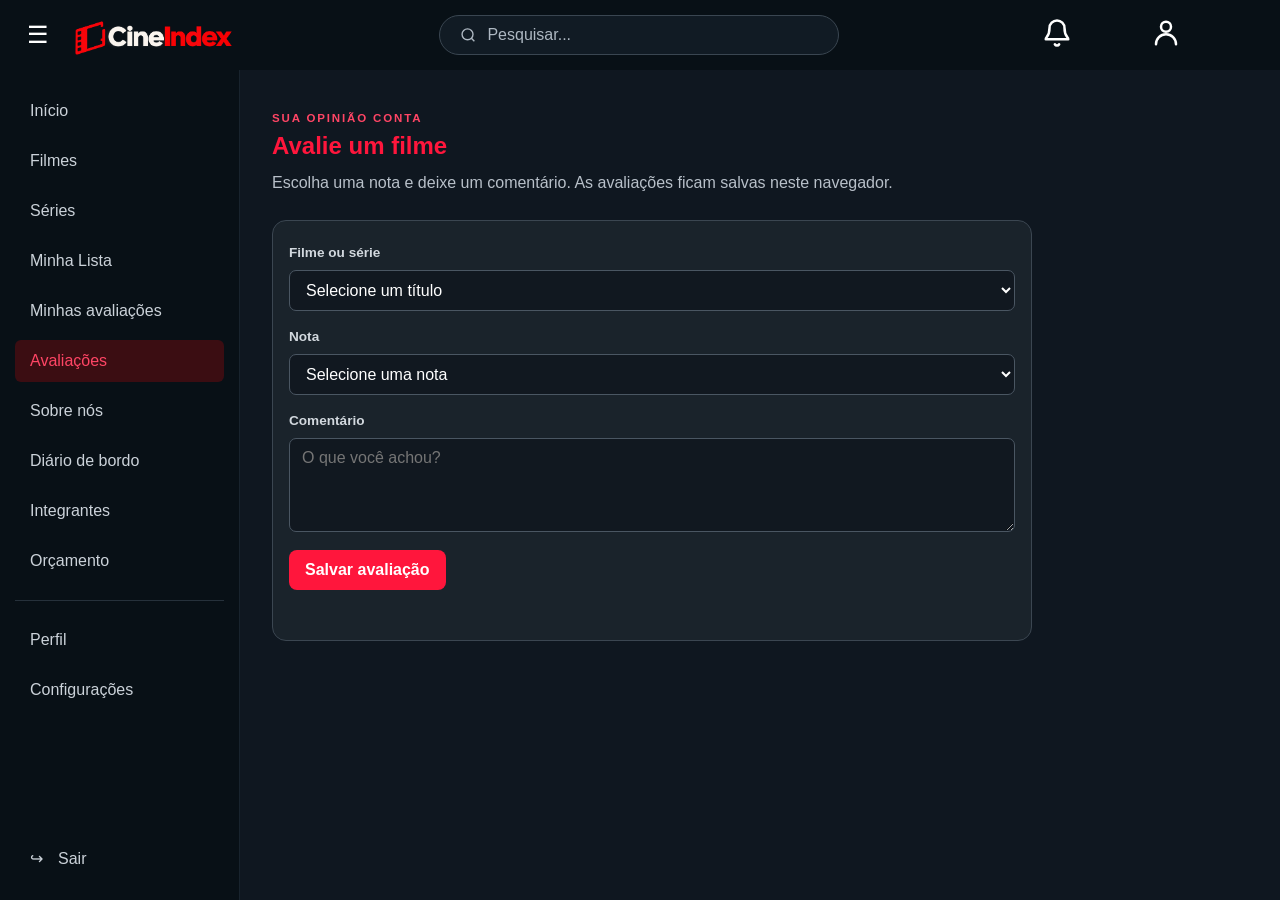
<file: HTML/avalie.html>
<!DOCTYPE html>
<html lang="pt-BR">

<head>
    <meta charset="UTF-8">
    <meta name="viewport" content="width=device-width, initial-scale=1.0">
    <title>Avalie um filme | CineIndex</title>
    <script src="../JS/button.js" defer></script>
    <script src="../JS/avaliacoes.js" defer></script>
    <link rel="stylesheet" href="../CSS/avalie.css">
    <link rel="preconnect" href="https://fonts.googleapis.com">
    <link rel="preconnect" href="https://fonts.gstatic.com" crossorigin>
    <link href="https://fonts.googleapis.com/css2?family=Inter:wght@400;500;600;700&display=swap" rel="stylesheet">
</head>

<body>
    <header class="header">
        <table width="100%" border="0">
            <tr>
                <td width="25%">
                    <div class="logo-area">
                        <input type="checkbox" id="menu-toggle" checked>
                        <label for="menu-toggle" class="menu-toggle-label" aria-label="Alternar menu lateral">☰</label>
                        <a href="index.html"><img src="../IMG/logocineindex.png" alt="Logo CineIndex" width="200"></a>
                    </div>
                </td>
                <td align="left" width="50%">
                    <div class="pesquisa">
                        <label class="search-label" aria-label="Pesquisar">
                            <span class="material-symbols-outlined" aria-hidden="true"></span>
                        </label>
                        <svg width="18" height="18" viewBox="0 0 24 24" fill="none" stroke="currentColor"
                            stroke-width="2">
                            <circle cx="11" cy="11" r="8"></circle>
                            <line x1="21" y1="21" x2="16.65" y2="16.65"></line>
                        </svg>
                        <input type="text" id="searchinput" class="searchinput" placeholder="Pesquisar..."
                            aria-label="Pesquisar filmes e conteúdo">
                    </div>
                </td>
                <td width="10%" align="right">
                    <svg class="icone-notificacao" width="30" height="30" viewBox="0 0 24 24" fill="none"
                        stroke="currentColor" stroke-width="2" stroke-linecap="round" stroke-linejoin="round">

                        <path d="M18 8a6 6 0 0 0-12 0
                            c0 7-3 7-3 9h18
                            c0-2-3-2-3-9"></path>

                        <path d="M13.73 21
                            a2 2 0 0 1-3.46 0"></path>
                    </svg>
                </td>
                <td width="15%" align="center" class="icone-usuario">
                    <svg width="30" height="30" viewBox="0 0 24 24" fill="none" stroke="currentColor" stroke-width="2"
                        stroke-linecap="round" stroke-linejoin="round">

                        <path d="M20 21a8 8 0 0 0-16 0"></path>
                        <circle cx="12" cy="7" r="4"></circle>

                    </svg>
                </td>
            </tr>
        </table>
    </header>
    <aside class="sidebar">

        <nav class="menu" aria-label="Navegação principal">
            <a href="index.html" class="menu-item"><span>Início</span></a>
            <a href="index.html#filmes" class="menu-item"><span>Filmes</span></a>
            <a href="index.html#series" class="menu-item"><span>Séries</span></a>
            <a href="lista.html" class="menu-item"><span>Minha Lista</span></a>
            <a href="minhas-avaliacoes.html" class="menu-item"><span>Minhas avaliações</span></a>
            <a href="avalie.html" class="menu-item ativo" aria-current="page"><span>Avaliações</span></a>
            <a href="sobre-nos.html" class="menu-item"><span>Sobre nós</span></a>
            <a href="diario.html" class="menu-item"><span>Diário de bordo</span></a>
            <a href="integrantes.html" class="menu-item"><span>Integrantes</span></a>
            <a href="orcamento.html" class="menu-item"><span>Orçamento</span></a>
            <hr>
            <a href="perfil.html" class="menu-item"><span>Perfil</span></a>
            <a href="config.html" class="menu-item"><span>Configurações</span></a>
        </nav>

        <a href="login.html" class="menu-item sair">
            ↪
            <span>Sair</span>
        </a>

    </aside>
    <main class="reviews-page">
        <section class="reviews-heading">
            <p class="catalogo-etiqueta">SUA OPINIÃO CONTA</p>
            <h1>Avalie um filme</h1>
            <p>Escolha uma nota e deixe um comentário. As avaliações ficam salvas neste navegador.</p>
        </section>
        <form id="review-form" class="review-form">
            <label for="review-movie">Filme ou série</label>
            <select id="review-movie" name="movie" required>
                <option value="">Selecione um título</option>
                <option>Cara-de-Barro</option>
                <option>Lupim</option>
                <option>Jogos Vorazes: Amanhecer na Colheita</option>
                <option>VisionQuest</option>
                <option>Homem-Aranha: Um Novo Dia</option>
                <option>Obsessão</option>
                <option>Resident Evil</option>
                <option>A Odisseia</option>
                <option>Clube da Luta</option>
                <option>Interestelar</option>
                <option>Breaking Bad</option>
                <option>Stranger Things</option>
                <option>The Last of Us</option>
                <option>Sobrenatural</option>
                <option>The Office</option>
                <option>Homem-Aranha: Através do Aranhaverso</option>
                <option>Coraline e o Mundo Secreto</option>
                <option>Rango</option>
                <option>Tá Dando Onda</option>
                <option>Solo Leveling</option>
                <option>Invocação do Mal</option>
                <option>Corra!</option>
                <option>Um Lugar Silencioso</option>
                <option>A Hora do Mal</option>
                <option>Pecadores</option>
                <option>Matrix</option>
                <option>Blade Runner 2049</option>
                <option>Perdido em Marte</option>
                <option>Avatar</option>
                <option>De Volta para o Futuro</option>
            </select>

            <label for="review-rating">Nota</label>
            <select id="review-rating" name="rating" required>
                <option value="">Selecione uma nota</option>
                <option value="5">5 — Excelente</option>
                <option value="4">4 — Muito bom</option>
                <option value="3">3 — Bom</option>
                <option value="2">2 — Regular</option>
                <option value="1">1 — Não gostei</option>
            </select>

            <label for="review-comment">Comentário</label>
            <textarea id="review-comment" name="comment" rows="4" maxlength="500"
                placeholder="O que você achou?"></textarea>

            <button type="submit">Salvar avaliação</button>
            <p id="review-status" class="review-status" role="status" aria-live="polite"></p>
        </form>
    </main>
</body>

</html>
</file>
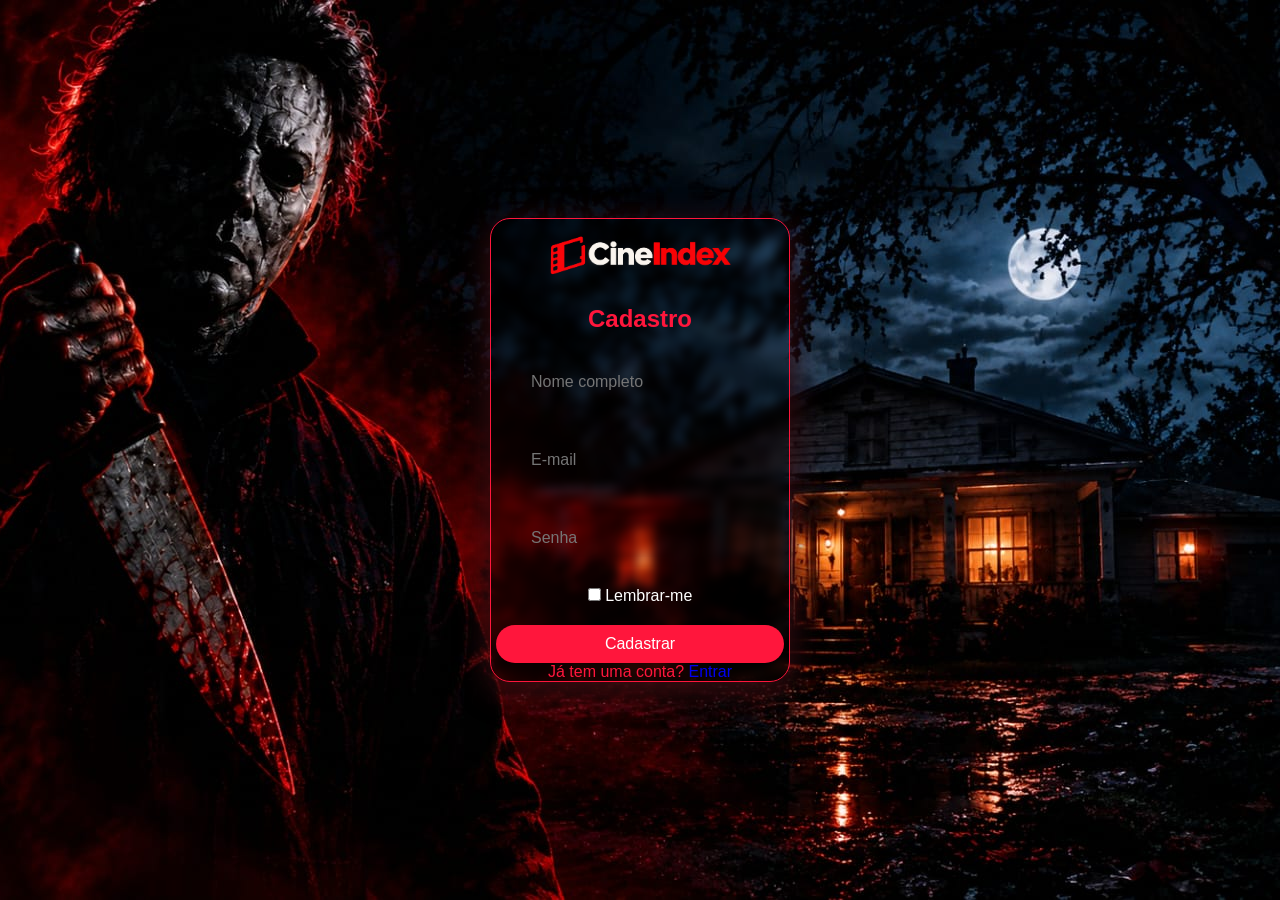
<file: HTML/cadastro.html>
<!DOCTYPE html>
<html lang="pt-BR">

<head>
    <meta charset="UTF-8">
    <meta name="viewport" content="width=device-width, initial-scale=1.0">

    <title>Cadastro | CineIndex</title>
    <script src="../JS/button.js" defer></script>
    <link rel="stylesheet" href="../CSS/cadastro.css">
    <link rel="preconnect" href="https://fonts.googleapis.com">
    <link rel="preconnect" href="https://fonts.gstatic.com" crossorigin>
    <link href="https://fonts.googleapis.com/css2?family=Inter:wght@400;500;600;700&display=swap" rel="stylesheet">
</head>

<body>
    <style>
        body {
            background: url('../IMG/imagemfundo.jpeg') no-repeat center center fixed;
            background-size: cover;
        }
    </style>
    <div class="moldura">
        <div class="cadastro-card">
            <img src="../IMG/logocineindex.png" alt="Logo CineIndex" width="200" class="logo-cadastro">
            <h2 class="titulo-cadastro">Cadastro</h2>

            <form id="form-cadastro">
                <div class="input-box">
                    <span class="icon" aria-hidden="true"></span>
                    <input type="text" name="nome" placeholder="Nome completo" autocomplete="name" required>

                </div>
                <div class="input-box">
                    <span class="icon" aria-hidden="true"></span>
                    <input type="email" name="email" placeholder="E-mail" autocomplete="email" required>

                </div>
                <div class="input-box">
                    <span class="icon" aria-hidden="true"></span>
                    <input type="password" name="senha" placeholder="Senha" autocomplete="new-password" minlength="6"
                        required>

                </div>
                <div class="options">
                    <label>
                        <input type="checkbox"> Lembrar-me
                    </label>
                </div>
                <div class="link">
                    <button type="submit" class="btn">Cadastrar</button>

                    <p class="">Já tem uma conta? <a href="login.html">Entrar</a></p>
                </div>
            </form>

        </div>

    </div>
</body>

</html>
</file>
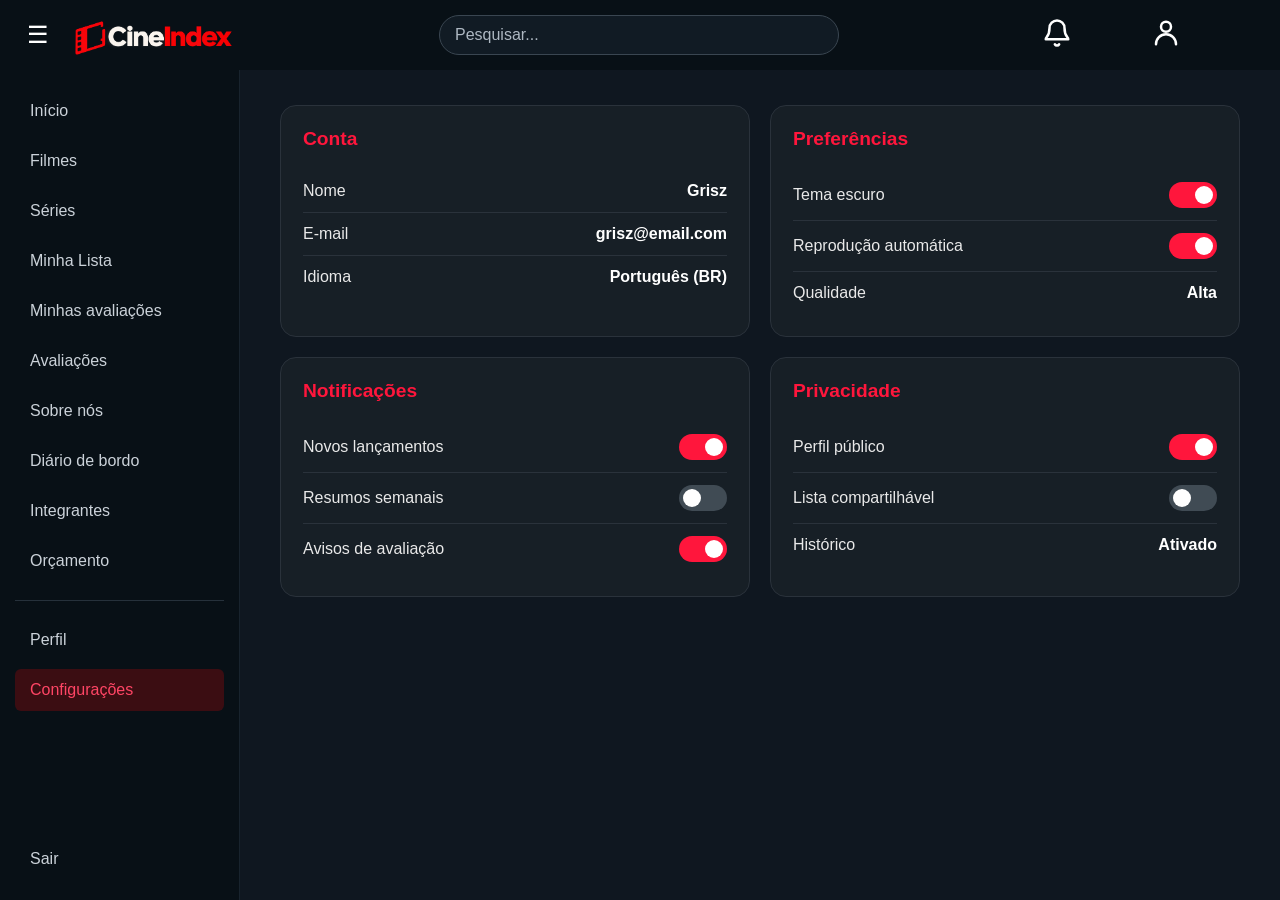
<file: HTML/config.html>
<!DOCTYPE html>
<html lang="pt-BR">

<head>
    <meta charset="UTF-8">
    <meta name="viewport" content="width=device-width, initial-scale=1.0">
    <title>Configurações | CineIndex</title>
    <script src="../JS/button.js" defer></script>
    <link rel="stylesheet" href="../CSS/config.css">
    <link rel="preconnect" href="https://fonts.googleapis.com">
    <link rel="preconnect" href="https://fonts.gstatic.com" crossorigin>
    <link href="https://fonts.googleapis.com/css2?family=Inter:wght@400;500;600;700&display=swap" rel="stylesheet">
</head>

<body>
    <header class="header">
        <table width="100%" border="0">
            <tr>
                <td width="25%">
                    <div class="logo-area">
                        <input type="checkbox" id="menu-toggle" checked>
                        <label for="menu-toggle" class="menu-toggle-label" aria-label="Alternar menu lateral">☰</label>
                        <a href="index.html"><img src="../IMG/logocineindex.png" alt="Logo CineIndex" width="200"></a>
                    </div>
                </td>
                <td width="50%">
                    <div class="pesquisa">
                        <input type="text" class="searchinput" placeholder="Pesquisar..." aria-label="Pesquisar">
                    </div>
                </td>
                <td width="10%" align="right">
                    <svg class="icone-notificacao" width="30" height="30" viewBox="0 0 24 24" fill="none"
                        stroke="currentColor" stroke-width="2" stroke-linecap="round" stroke-linejoin="round"
                        aria-label="Notificações">
                        <path d="M18 8a6 6 0 0 0-12 0c0 7-3 7-3 9h18c0-2-3-2-3-9"></path>
                        <path d="M13.73 21a2 2 0 0 1-3.46 0"></path>
                    </svg>
                </td>
                <td width="15%" align="center" class="icone-usuario">
                    <a href="perfil.html" aria-label="Abrir perfil">
                        <svg width="30" height="30" viewBox="0 0 24 24" fill="none" stroke="currentColor"
                            stroke-width="2" stroke-linecap="round" stroke-linejoin="round">
                            <path d="M20 21a8 8 0 0 0-16 0"></path>
                            <circle cx="12" cy="7" r="4"></circle>
                        </svg>
                    </a>
                </td>
            </tr>
        </table>
    </header>
    <div class="config-page">
        <aside class="config-sidebar sidebar">
            <nav class="config-menu menu" aria-label="Navegação principal">
                <a href="index.html" class="menu-item">Início</a>
                <a href="index.html#filmes" class="menu-item">Filmes</a>
                <a href="index.html#series" class="menu-item">Séries</a>
                <a href="lista.html" class="menu-item">Minha Lista</a>
                <a href="minhas-avaliacoes.html" class="menu-item">Minhas avaliações</a>
                <a href="avalie.html" class="menu-item">Avaliações</a>
                <a href="sobre-nos.html" class="menu-item">Sobre nós</a>
                <a href="diario.html" class="menu-item">Diário de bordo</a>
                <a href="integrantes.html" class="menu-item">Integrantes</a>
                <a href="orcamento.html" class="menu-item">Orçamento</a>
                <hr>
                <a href="perfil.html" class="menu-item">Perfil</a>
                <a href="config.html" class="menu-item ativo" aria-current="page">Configurações</a>
            </nav>
            <a class="menu-item sair" href="login.html">Sair</a>
        </aside>

        <main class="config-main">

            <section class="config-grid">
                <div class="config-card">
                    <h2>Conta</h2>

                    <div class="config-item">
                        <span>Nome</span>
                        <strong>Grisz</strong>
                    </div>
                    <div class="config-item">
                        <span>E-mail</span>
                        <strong>grisz@email.com</strong>
                    </div>
                    <div class="config-item">
                        <span>Idioma</span>
                        <strong>Português (BR)</strong>
                    </div>
                </div>

                <div class="config-card">
                    <h2>Preferências</h2>

                    <div class="config-item">
                        <span>Tema escuro</span>
                        <label class="switch">
                            <input type="checkbox" id="theme-toggle" aria-label="Tema escuro" checked>
                            <span class="slider"></span>
                        </label>
                    </div>
                    <div class="config-item">
                        <span>Reprodução automática</span>
                        <label class="switch">
                            <input type="checkbox" checked>
                            <span class="slider"></span>
                        </label>
                    </div>
                    <div class="config-item">
                        <span>Qualidade</span>
                        <strong>Alta</strong>
                    </div>
                </div>

                <div class="config-card">
                    <h2>Notificações</h2>

                    <div class="config-item">
                        <span>Novos lançamentos</span>
                        <label class="switch">
                            <input type="checkbox" checked>
                            <span class="slider"></span>
                        </label>
                    </div>
                    <div class="config-item">
                        <span>Resumos semanais</span>
                        <label class="switch">
                            <input type="checkbox">
                            <span class="slider"></span>
                        </label>
                    </div>
                    <div class="config-item">
                        <span>Avisos de avaliação</span>
                        <label class="switch">
                            <input type="checkbox" checked>
                            <span class="slider"></span>
                        </label>
                    </div>
                </div>

                <div class="config-card">
                    <h2>Privacidade</h2>

                    <div class="config-item">
                        <span>Perfil público</span>
                        <label class="switch">
                            <input type="checkbox" checked>
                            <span class="slider"></span>
                        </label>
                    </div>
                    <div class="config-item">
                        <span>Lista compartilhável</span>
                        <label class="switch">
                            <input type="checkbox">
                            <span class="slider"></span>
                        </label>
                    </div>
                    <div class="config-item">
                        <span>Histórico</span>
                        <strong>Ativado</strong>
                    </div>
                </div>
            </section>
        </main>
    </div>
</body>

</html>
</file>
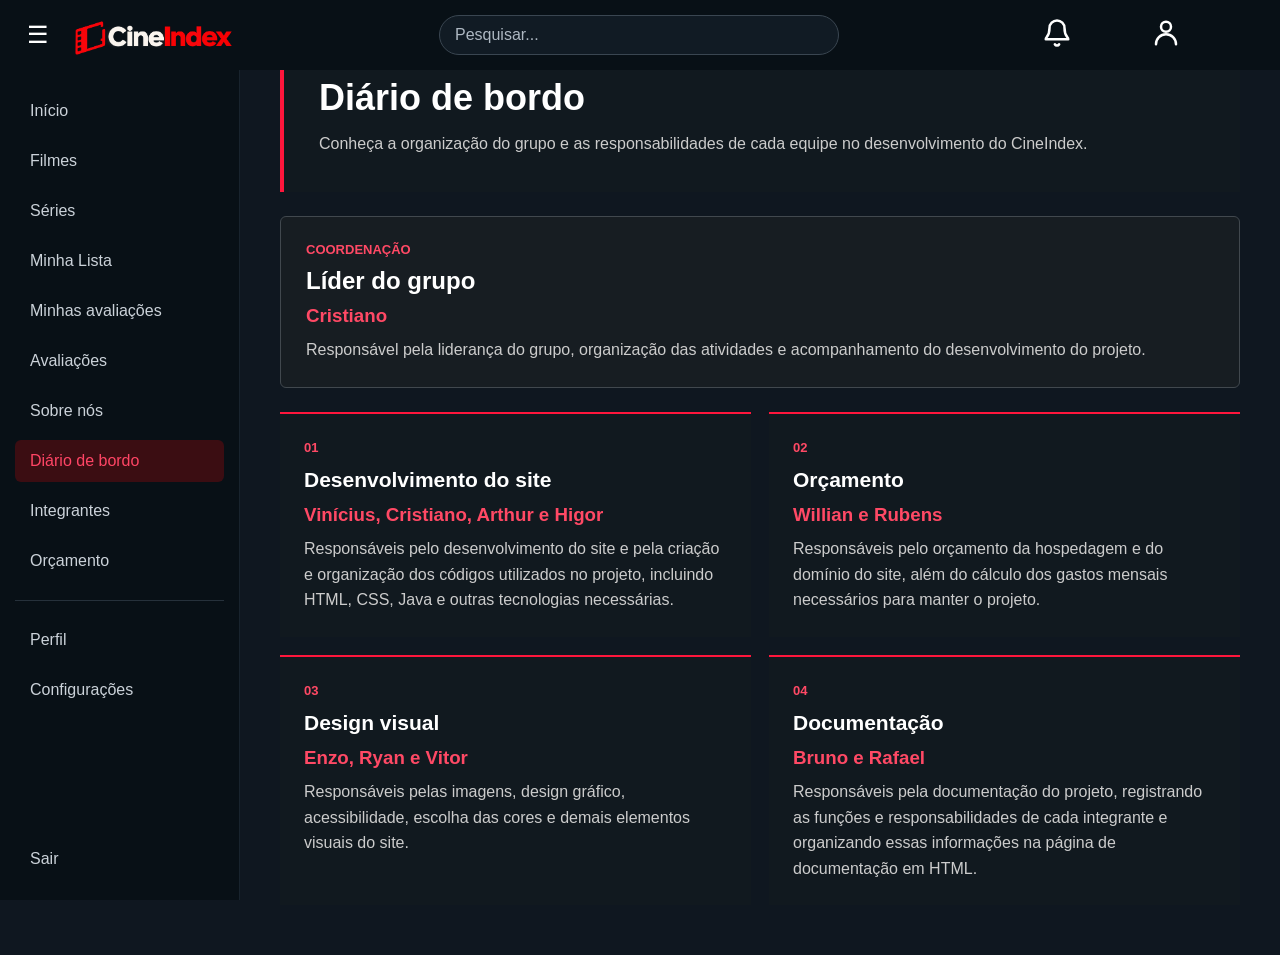
<file: HTML/diario.html>
<!DOCTYPE html>
<html lang="pt-BR">

<head>
    <meta charset="UTF-8">
    <meta name="viewport" content="width=device-width, initial-scale=1.0">
    <title>Diário de bordo | CineIndex</title>
    <script src="../JS/button.js" defer></script>
    <link rel="stylesheet" href="../CSS/diario.css">
    <link rel="preconnect" href="https://fonts.googleapis.com">
    <link rel="preconnect" href="https://fonts.gstatic.com" crossorigin>
    <link href="https://fonts.googleapis.com/css2?family=Inter:wght@400;500;600;700&display=swap" rel="stylesheet">
</head>

<body class="diario-layout">
    <header class="header">
        <table width="100%" border="0">
            <tr>
                <td width="25%">
                    <div class="logo-area">
                        <input type="checkbox" id="menu-toggle" checked>
                        <label for="menu-toggle" class="menu-toggle-label" aria-label="Alternar menu lateral">☰</label>
                        <a href="index.html"><img src="../IMG/logocineindex.png" alt="CineIndex" width="200"></a>
                    </div>
                </td>
                <td width="50%">
                    <div class="pesquisa">
                        <input type="text" class="searchinput" placeholder="Pesquisar..." aria-label="Pesquisar">
                    </div>
                </td>
                <td width="10%" align="right">
                    <svg class="icone-notificacao" width="30" height="30" viewBox="0 0 24 24" fill="none"
                        stroke="currentColor" stroke-width="2" stroke-linecap="round" stroke-linejoin="round"
                        aria-label="Notificações">
                        <path d="M18 8a6 6 0 0 0-12 0c0 7-3 7-3 9h18c0-2-3-2-3-9"></path>
                        <path d="M13.73 21a2 2 0 0 1-3.46 0"></path>
                    </svg>
                </td>
                <td width="15%" align="center" class="icone-usuario">
                    <a href="perfil.html" aria-label="Abrir perfil">
                        <svg width="30" height="30" viewBox="0 0 24 24" fill="none" stroke="currentColor"
                            stroke-width="2" stroke-linecap="round" stroke-linejoin="round">
                            <path d="M20 21a8 8 0 0 0-16 0"></path>
                            <circle cx="12" cy="7" r="4"></circle>
                        </svg>
                    </a>
                </td>
            </tr>
        </table>
    </header>

    <aside class="sidebar">
        <nav class="menu" aria-label="Navegação principal">
            <a href="index.html" class="menu-item"><span>Início</span></a>
            <a href="index.html#filmes" class="menu-item"><span>Filmes</span></a>
            <a href="index.html#series" class="menu-item"><span>Séries</span></a>
            <a href="lista.html" class="menu-item"><span>Minha Lista</span></a>
            <a href="minhas-avaliacoes.html" class="menu-item"><span>Minhas avaliações</span></a>
            <a href="avalie.html" class="menu-item"><span>Avaliações</span></a>
            <a href="sobre-nos.html" class="menu-item"><span>Sobre nós</span></a>
            <a href="diario.html" class="menu-item ativo" aria-current="page"><span>Diário de bordo</span></a>
            <a href="integrantes.html" class="menu-item"><span>Integrantes</span></a>
            <a href="orcamento.html" class="menu-item"><span>Orçamento</span></a>
            <hr>
            <a href="perfil.html" class="menu-item"><span>Perfil</span></a>
            <a href="config.html" class="menu-item"><span>Configurações</span></a>
        </nav>
        <a href="login.html" class="menu-item sair"><span>Sair</span></a>
    </aside>

    <main class="diario-main">
        <section class="diario-cabecalho">
            <p class="diario-etiqueta">CINEINDEX / PROJETO</p>
            <h1>Diário de bordo</h1>
            <p>Conheça a organização do grupo e as responsabilidades de cada equipe no desenvolvimento do CineIndex.</p>
        </section>

        <section class="diario-lider">
            <p class="diario-etiqueta">COORDENAÇÃO</p>
            <h2>Líder do grupo</h2>
            <h3>Cristiano</h3>
            <p>Responsável pela liderança do grupo, organização das atividades e acompanhamento do desenvolvimento do
                projeto.</p>
        </section>

        <section class="diario-equipes" aria-label="Equipes do projeto">
            <article class="diario-equipe">
                <span class="diario-numero">01</span>
                <h2>Desenvolvimento do site</h2>
                <h3>Vinícius, Cristiano, Arthur e Higor</h3>
                <p>Responsáveis pelo desenvolvimento do site e pela criação e organização dos códigos utilizados no
                    projeto, incluindo HTML, CSS, Java e outras tecnologias necessárias.</p>
            </article>
            <article class="diario-equipe">
                <span class="diario-numero">02</span>
                <h2>Orçamento</h2>
                <h3>Willian e Rubens</h3>
                <p>Responsáveis pelo orçamento da hospedagem e do domínio do site, além do cálculo dos gastos mensais
                    necessários para manter o projeto.</p>
            </article>
            <article class="diario-equipe">
                <span class="diario-numero">03</span>
                <h2>Design visual</h2>
                <h3>Enzo, Ryan e Vitor</h3>
                <p>Responsáveis pelas imagens, design gráfico, acessibilidade, escolha das cores e demais elementos
                    visuais do site.</p>
            </article>
            <article class="diario-equipe">
                <span class="diario-numero">04</span>
                <h2>Documentação</h2>
                <h3>Bruno e Rafael</h3>
                <p>Responsáveis pela documentação do projeto, registrando as funções e responsabilidades de cada
                    integrante e organizando essas informações na página de documentação em HTML.</p>
            </article>
        </section>
    </main>
</body>

</html>
</file>
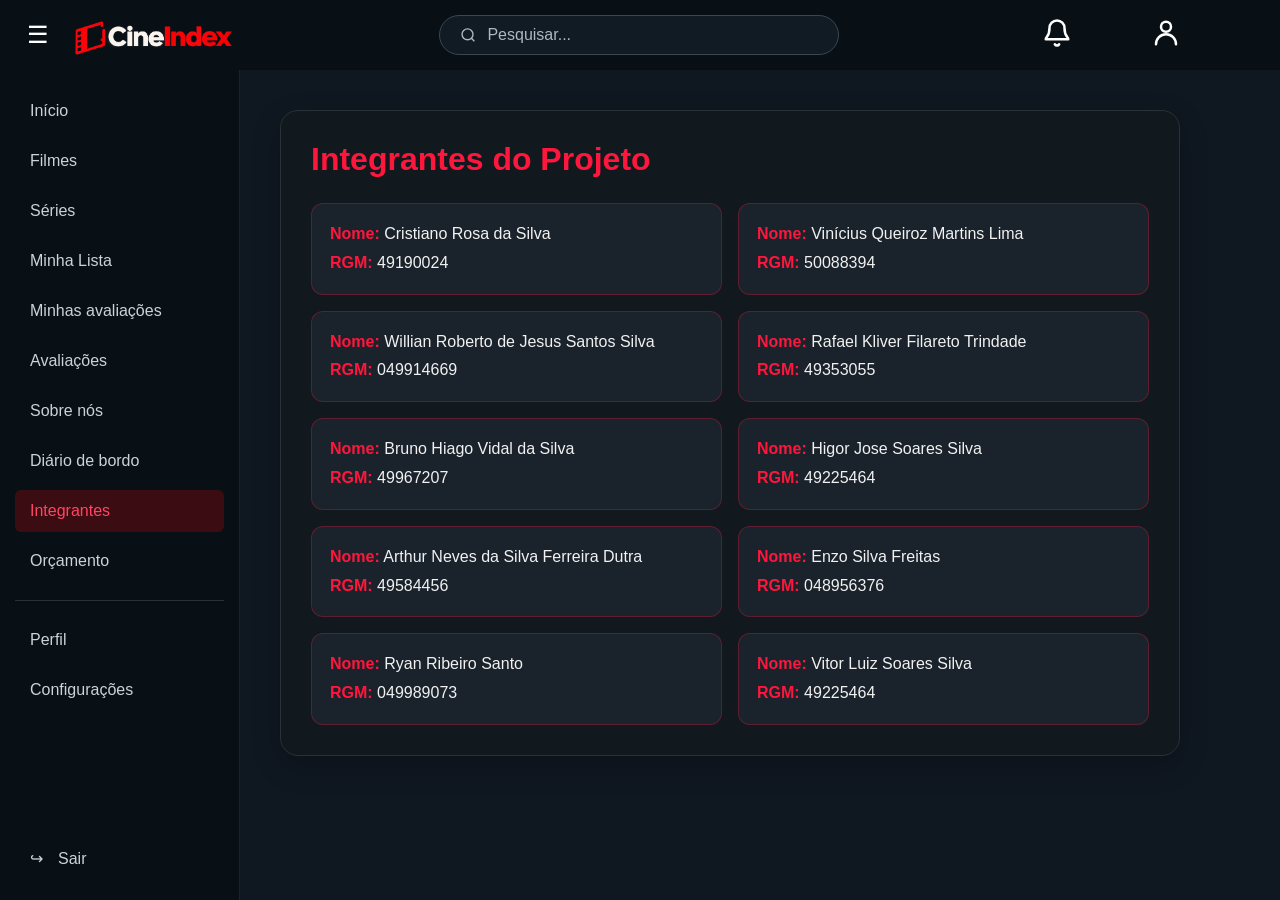
<file: HTML/integrantes.html>
<!DOCTYPE html>
<html lang="pt-BR">

<head>
    <meta charset="UTF-8">
    <meta name="viewport" content="width=device-width, initial-scale=1.0">
    <title>Integrantes | CineIndex</title>
    <script src="../JS/button.js" defer></script>
    <link rel="stylesheet" href="../CSS/integrantes.css">
    <link rel="preconnect" href="https://fonts.googleapis.com">
    <link rel="preconnect" href="https://fonts.gstatic.com" crossorigin>
    <link href="https://fonts.googleapis.com/css2?family=Inter:wght@400;500;600;700&display=swap" rel="stylesheet">
</head>

<body>
    <header class="header">
        <table width="100%" border="0">
            <tr>
                <td width="25%">
                    <div class="logo-area">
                        <input type="checkbox" id="menu-toggle" checked>
                        <label for="menu-toggle" class="menu-toggle-label" aria-label="Alternar menu lateral">☰</label>
                        <a href="index.html"><img src="../IMG/logocineindex.png" alt="Logo CineIndex" width="200"></a>
                    </div>
                </td>
                <td align="left" width="50%">
                    <div class="pesquisa">
                        <label class="search-label" aria-label="Pesquisar">
                            <span class="material-symbols-outlined" aria-hidden="true"></span>
                        </label>
                        <svg width="18" height="18" viewBox="0 0 24 24" fill="none" stroke="currentColor"
                            stroke-width="2">
                            <circle cx="11" cy="11" r="8"></circle>
                            <line x1="21" y1="21" x2="16.65" y2="16.65"></line>
                        </svg>
                        <input type="text" id="searchinput" class="searchinput" placeholder="Pesquisar..."
                            aria-label="Pesquisar filmes e conteúdo">
                    </div>
                </td>
                <td width="10%" align="right">
                    <svg class="icone-notificacao" width="30" height="30" viewBox="0 0 24 24" fill="none"
                        stroke="currentColor" stroke-width="2" stroke-linecap="round" stroke-linejoin="round">

                        <path d="M18 8a6 6 0 0 0-12 0
                            c0 7-3 7-3 9h18
                            c0-2-3-2-3-9"></path>

                        <path d="M13.73 21
                            a2 2 0 0 1-3.46 0"></path>
                    </svg>
                </td>
                <td width="15%" align="center" class="icone-usuario">
                    <svg width="30" height="30" viewBox="0 0 24 24" fill="none" stroke="currentColor" stroke-width="2"
                        stroke-linecap="round" stroke-linejoin="round">

                        <path d="M20 21a8 8 0 0 0-16 0"></path>
                        <circle cx="12" cy="7" r="4"></circle>

                    </svg>
                </td>
            </tr>
        </table>
    </header>
    <aside class="sidebar">

        <nav class="menu" aria-label="Navegação principal">
            <a href="index.html" class="menu-item"><span>Início</span></a>
            <a href="index.html#filmes" class="menu-item"><span>Filmes</span></a>
            <a href="index.html#series" class="menu-item"><span>Séries</span></a>
            <a href="lista.html" class="menu-item"><span>Minha Lista</span></a>
            <a href="minhas-avaliacoes.html" class="menu-item"><span>Minhas avaliações</span></a>
            <a href="avalie.html" class="menu-item"><span>Avaliações</span></a>
            <a href="sobre-nos.html" class="menu-item"><span>Sobre nós</span></a>
            <a href="diario.html" class="menu-item"><span>Diário de bordo</span></a>
            <a href="integrantes.html" class="menu-item ativo" aria-current="page"><span>Integrantes</span></a>
            <a href="orcamento.html" class="menu-item"><span>Orçamento</span></a>
            <hr>
            <a href="perfil.html" class="menu-item"><span>Perfil</span></a>
            <a href="config.html" class="menu-item"><span>Configurações</span></a>
        </nav>

        <a href="login.html" class="menu-item sair">
            ↪
            <span>Sair</span>
        </a>

    </aside>
    <main class="integrantes-page">
        <div class="integrantes-container">
            <h1>Integrantes do Projeto</h1>
            <ul class="integrantes-lista">
                <li><strong>Nome:</strong> Cristiano Rosa da Silva<br><strong>RGM:</strong> 49190024</li>
                <li><strong>Nome:</strong> Vinícius Queiroz Martins Lima<br><strong>RGM:</strong> 50088394</li>
                <li><strong>Nome:</strong> Willian Roberto de Jesus Santos Silva<br><strong>RGM:</strong> 049914669</li>
                <li><strong>Nome:</strong> Rafael Kliver Filareto Trindade<br><strong>RGM:</strong> 49353055</li>
                <li><strong>Nome:</strong> Bruno Hiago Vidal da Silva<br><strong>RGM:</strong> 49967207</li>
                <li><strong>Nome:</strong> Higor Jose Soares Silva<br><strong>RGM:</strong> 49225464</li>
                <li><strong>Nome:</strong> Arthur Neves da Silva Ferreira Dutra<br><strong>RGM:</strong> 49584456</li>
                <li><strong>Nome:</strong> Enzo Silva Freitas<br><strong>RGM:</strong> 048956376</li>
                <li><strong>Nome:</strong> Ryan Ribeiro Santo<br><strong>RGM:</strong> 049989073</li>
                <li><strong>Nome:</strong> Vitor Luiz Soares Silva<br><strong>RGM:</strong> 49225464</li>
            </ul>
        </div>
    </main>
</body>

</html>
</file>
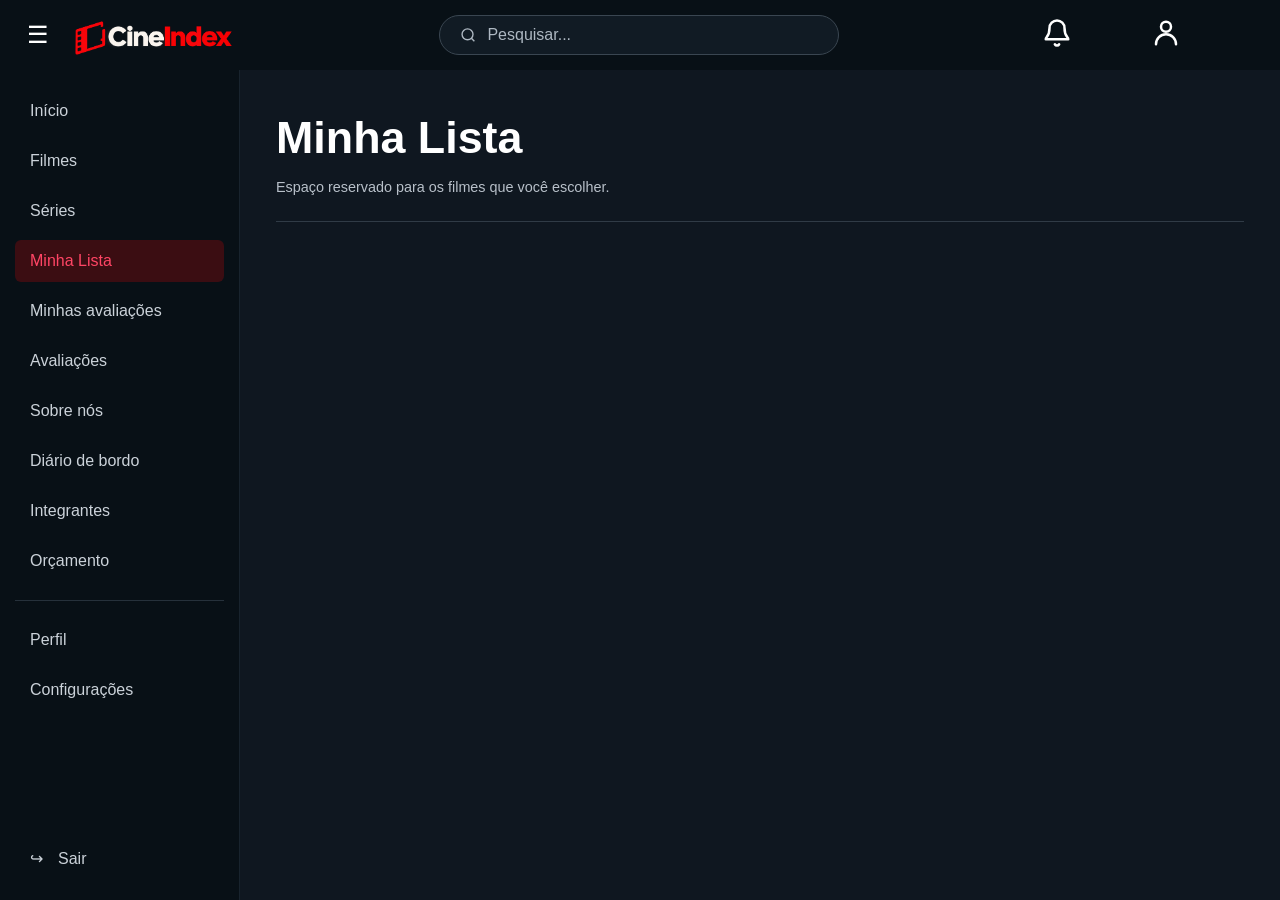
<file: HTML/lista.html>
<!DOCTYPE html>
<html lang="pt-BR">

<head>
    <script src="../JS/button.js" defer></script>
    <meta charset="UTF-8">
    <meta name="viewport" content="width=device-width, initial-scale=1.0">
    <title>Minha Lista | CineIndex</title>
    <link rel="stylesheet" href="../CSS/lista.css">
    <link rel="preconnect" href="https://fonts.googleapis.com">
    <link rel="preconnect" href="https://fonts.gstatic.com" crossorigin>
    <link href="https://fonts.googleapis.com/css2?family=Inter:wght@400;500;600;700&display=swap" rel="stylesheet">
</head>

<body>
    <header class="header">
        <table width="100%" border="0">
            <tr>
                <td width="25%">
                    <div class="logo-area">
                        <input type="checkbox" id="menu-toggle" checked>
                        <label for="menu-toggle" class="menu-toggle-label" aria-label="Alternar menu lateral">☰</label>
                        <a href="index.html"><img src="../IMG/logocineindex.png" alt="Logo CineIndex" width="200"></a>
                    </div>
                </td>
                <td align="left" width="50%">
                    <div class="pesquisa">
                        <label class="search-label" aria-label="Pesquisar">
                            <span class="material-symbols-outlined" aria-hidden="true"></span>
                        </label>
                        <svg width="18" height="18" viewBox="0 0 24 24" fill="none" stroke="currentColor"
                            stroke-width="2">
                            <circle cx="11" cy="11" r="8"></circle>
                            <line x1="21" y1="21" x2="16.65" y2="16.65"></line>
                        </svg>
                        <input type="text" id="searchinput" class="searchinput" placeholder="Pesquisar..."
                            aria-label="Pesquisar filmes e conteúdo">
                    </div>
                </td>
                <td width="10%" align="right">
                    <svg class="icone-notificacao" width="30" height="30" viewBox="0 0 24 24" fill="none"
                        stroke="currentColor" stroke-width="2" stroke-linecap="round" stroke-linejoin="round">

                        <path d="M18 8a6 6 0 0 0-12 0
                            c0 7-3 7-3 9h18
                            c0-2-3-2-3-9"></path>

                        <path d="M13.73 21
                            a2 2 0 0 1-3.46 0"></path>
                    </svg>
                </td>
                <td width="15%" align="center" class="icone-usuario">
                    <svg width="30" height="30" viewBox="0 0 24 24" fill="none" stroke="currentColor" stroke-width="2"
                        stroke-linecap="round" stroke-linejoin="round">

                        <path d="M20 21a8 8 0 0 0-16 0"></path>
                        <circle cx="12" cy="7" r="4"></circle>

                    </svg>
                </td>
            </tr>
        </table>
    </header>
    <aside class="sidebar">

        <nav class="menu" aria-label="Navegação principal">
            <a href="index.html" class="menu-item"><span>Início</span></a>
            <a href="index.html#filmes" class="menu-item"><span>Filmes</span></a>
            <a href="index.html#series" class="menu-item"><span>Séries</span></a>
            <a href="lista.html" class="menu-item ativo" aria-current="page"><span>Minha Lista</span></a>
            <a href="minhas-avaliacoes.html" class="menu-item"><span>Minhas avaliações</span></a>
            <a href="avalie.html" class="menu-item"><span>Avaliações</span></a>
            <a href="sobre-nos.html" class="menu-item"><span>Sobre nós</span></a>
            <a href="diario.html" class="menu-item"><span>Diário de bordo</span></a>
            <a href="integrantes.html" class="menu-item"><span>Integrantes</span></a>
            <a href="orcamento.html" class="menu-item"><span>Orçamento</span></a>
            <hr>
            <a href="perfil.html" class="menu-item"><span>Perfil</span></a>
            <a href="config.html" class="menu-item"><span>Configurações</span></a>
        </nav>

        <a href="login.html" class="menu-item sair">
            ↪
            <span>Sair</span>
        </a>

    </aside>

    <main class="lista-page">
        <div class="lista-header">
            <div>
                <h1>Minha Lista</h1>
                <p class="lista-intro">Espaço reservado para os filmes que você escolher.</p>
            </div>
        </div>


    </main>
</body>

</html>
</file>
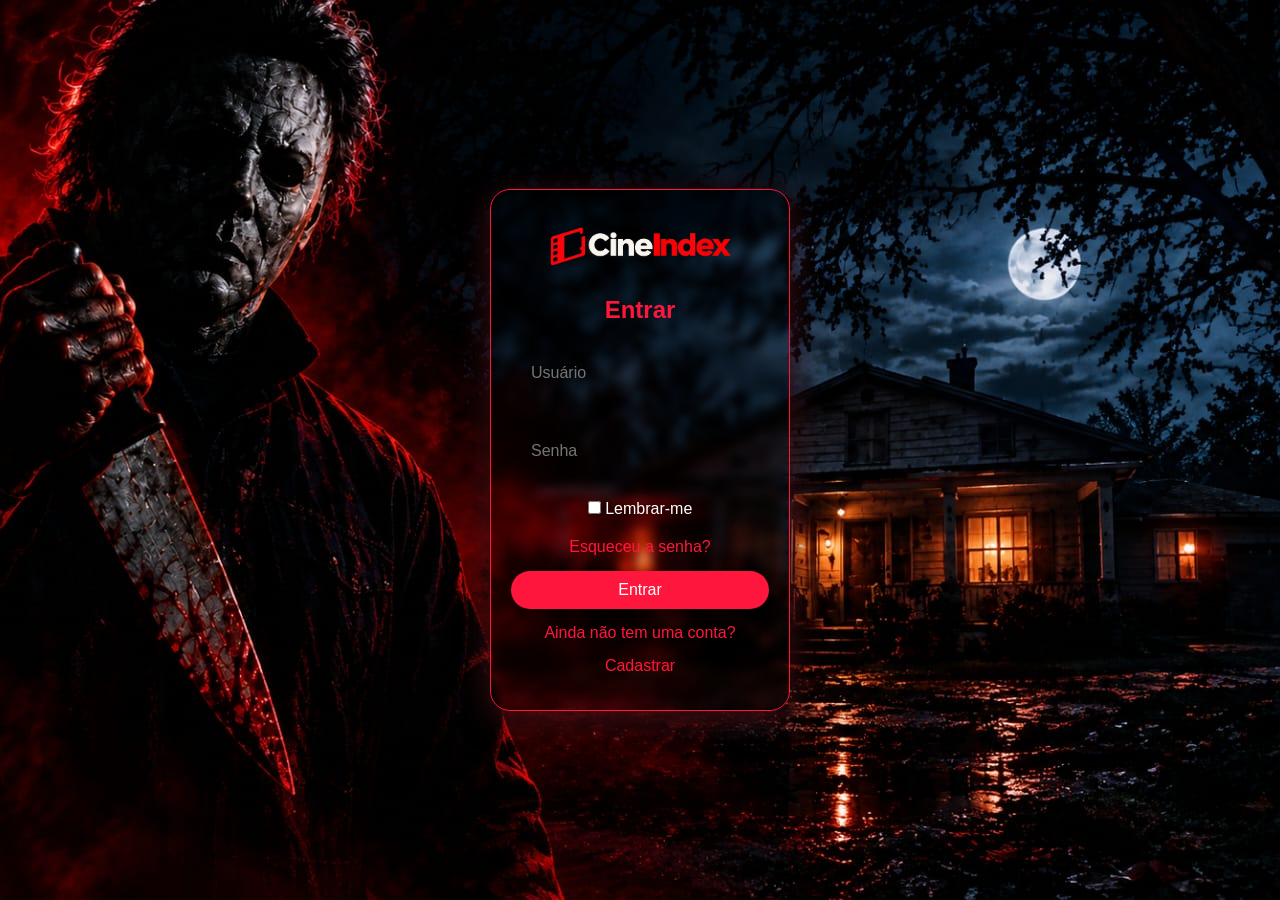
<file: HTML/login.html>
<!DOCTYPE html>
<html lang="pt-BR">

<head>
    <meta charset="UTF-8">
    <meta name="viewport" content="width=device-width, initial-scale=1.0">

    <title>Entrar | CineIndex</title>
    <script src="../JS/button.js" defer></script>
    <link rel="stylesheet" href="../CSS/login.css">
    <link rel="preconnect" href="https://fonts.googleapis.com">
    <link rel="preconnect" href="https://fonts.gstatic.com" crossorigin>
    <link href="https://fonts.googleapis.com/css2?family=Inter:wght@400;500;600;700&display=swap" rel="stylesheet">
</head>

<body>
    <style>
        body {
            background: url('../IMG/imagemfundo.jpeg') no-repeat center center fixed;
            background-size: cover;
        }
    </style>
    <div class="moldura">
        <div class="cadastro-card">
            <img src="../IMG/logocineindex.png" alt="Logo CineIndex" width="200" class="logo-cadastro">
            <h2 class="titulo-cadastro">Entrar</h2>

            <form id="form-login" action="index.html" method="GET">
                <div class="input-box">
                    <span class="icon" aria-hidden="true"></span>
                    <input type="text" name="usuario" placeholder="Usuário" autocomplete="username" required>
                </div>
                <div class="input-box">
                    <span class="icon" aria-hidden="true"></span>
                    <input type="password" name="senha" placeholder="Senha" autocomplete="current-password" required>
                </div>
                <div class="options">
                    <label>
                        <input type="checkbox"> Lembrar-me
                    </label>
                </div>
                <div class="link">
                    <a href="#"
                        onclick="alert('A recuperação de senha ainda não está disponível.'); return false;">Esqueceu a
                        senha?</a>

                    <button type="submit" class="btn">Entrar </button>

                    <p class="">Ainda não tem uma conta? <a href="cadastro.html">Cadastrar</a></p>
                </div>
            </form>

        </div>

    </div>

</body>

</html>
</file>
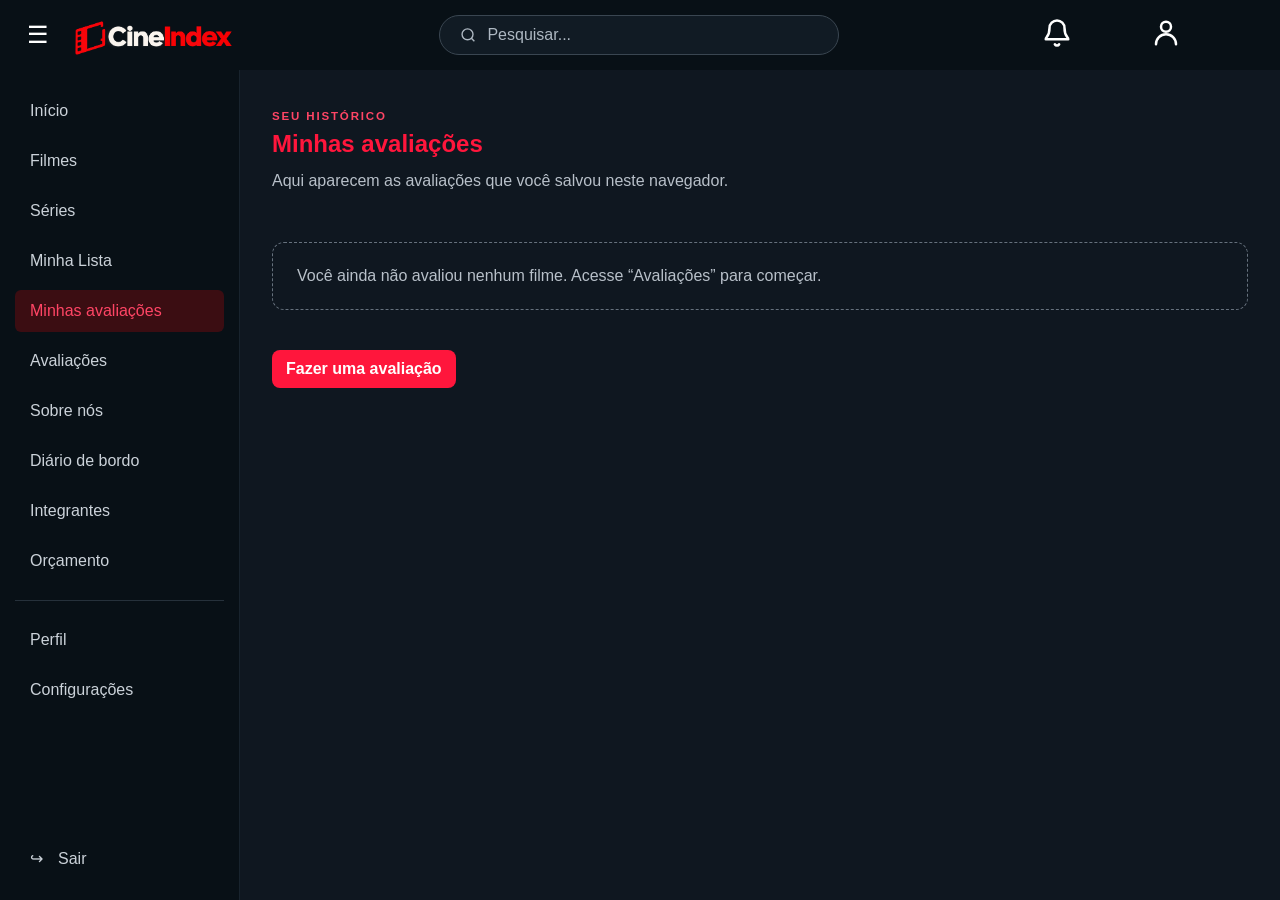
<file: HTML/minhas-avaliacoes.html>
<!DOCTYPE html>
<html lang="pt-BR">

<head>
    <meta charset="UTF-8">
    <meta name="viewport" content="width=device-width, initial-scale=1.0">
    <title>Minhas avaliações | CineIndex</title>
    <script src="../JS/button.js" defer></script>
    <script src="../JS/avaliacoes.js" defer></script>
    <link rel="stylesheet" href="../CSS/minhas-avaliacoes.css">
    <link rel="preconnect" href="https://fonts.googleapis.com">
    <link rel="preconnect" href="https://fonts.gstatic.com" crossorigin>
    <link href="https://fonts.googleapis.com/css2?family=Inter:wght@400;500;600;700&display=swap" rel="stylesheet">
</head>

<body>
    <header class="header">
        <table width="100%" border="0">
            <tr>
                <td width="25%">
                    <div class="logo-area">
                        <input type="checkbox" id="menu-toggle" checked>
                        <label for="menu-toggle" class="menu-toggle-label" aria-label="Alternar menu lateral">☰</label>
                        <a href="index.html"><img src="../IMG/logocineindex.png" alt="Logo CineIndex" width="200"></a>
                    </div>
                </td>
                <td align="left" width="50%">
                    <div class="pesquisa">
                        <label class="search-label" aria-label="Pesquisar">
                            <span class="material-symbols-outlined" aria-hidden="true"></span>
                        </label>
                        <svg width="18" height="18" viewBox="0 0 24 24" fill="none" stroke="currentColor"
                            stroke-width="2">
                            <circle cx="11" cy="11" r="8"></circle>
                            <line x1="21" y1="21" x2="16.65" y2="16.65"></line>
                        </svg>
                        <input type="text" id="searchinput" class="searchinput" placeholder="Pesquisar..."
                            aria-label="Pesquisar filmes e conteúdo">
                    </div>
                </td>
                <td width="10%" align="right">
                    <svg class="icone-notificacao" width="30" height="30" viewBox="0 0 24 24" fill="none"
                        stroke="currentColor" stroke-width="2" stroke-linecap="round" stroke-linejoin="round">

                        <path d="M18 8a6 6 0 0 0-12 0
                            c0 7-3 7-3 9h18
                            c0-2-3-2-3-9"></path>

                        <path d="M13.73 21
                            a2 2 0 0 1-3.46 0"></path>
                    </svg>
                </td>
                <td width="15%" align="center" class="icone-usuario">
                    <svg width="30" height="30" viewBox="0 0 24 24" fill="none" stroke="currentColor" stroke-width="2"
                        stroke-linecap="round" stroke-linejoin="round">

                        <path d="M20 21a8 8 0 0 0-16 0"></path>
                        <circle cx="12" cy="7" r="4"></circle>

                    </svg>
                </td>
            </tr>
        </table>
    </header>
    <aside class="sidebar">

        <nav class="menu" aria-label="Navegação principal">
            <a href="index.html" class="menu-item"><span>Início</span></a>
            <a href="index.html#filmes" class="menu-item"><span>Filmes</span></a>
            <a href="index.html#series" class="menu-item"><span>Séries</span></a>
            <a href="lista.html" class="menu-item"><span>Minha Lista</span></a>
            <a href="minhas-avaliacoes.html" class="menu-item ativo" aria-current="page"><span>Minhas avaliações</span></a>
            <a href="avalie.html" class="menu-item"><span>Avaliações</span></a>
            <a href="sobre-nos.html" class="menu-item"><span>Sobre nós</span></a>
            <a href="diario.html" class="menu-item"><span>Diário de bordo</span></a>
            <a href="integrantes.html" class="menu-item"><span>Integrantes</span></a>
            <a href="orcamento.html" class="menu-item"><span>Orçamento</span></a>
            <hr>
            <a href="perfil.html" class="menu-item"><span>Perfil</span></a>
            <a href="config.html" class="menu-item"><span>Configurações</span></a>
        </nav>

        <a href="login.html" class="menu-item sair">
            ↪
            <span>Sair</span>
        </a>

    </aside>
    <main class="reviews-page">
        <section class="reviews-heading">
            <p class="catalogo-etiqueta">SEU HISTÓRICO</p>
            <h1>Minhas avaliações</h1>
            <p>Aqui aparecem as avaliações que você salvou neste navegador.</p>
        </section>
        <section id="saved-reviews" class="saved-reviews" aria-live="polite"></section>
        <p id="reviews-empty" class="empty-state">Você ainda não avaliou nenhum filme. Acesse “Avaliações” para começar.
        </p>
        <p><a class="review-link" href="avalie.html">Fazer uma avaliação</a></p>
    </main>
</body>
</file>
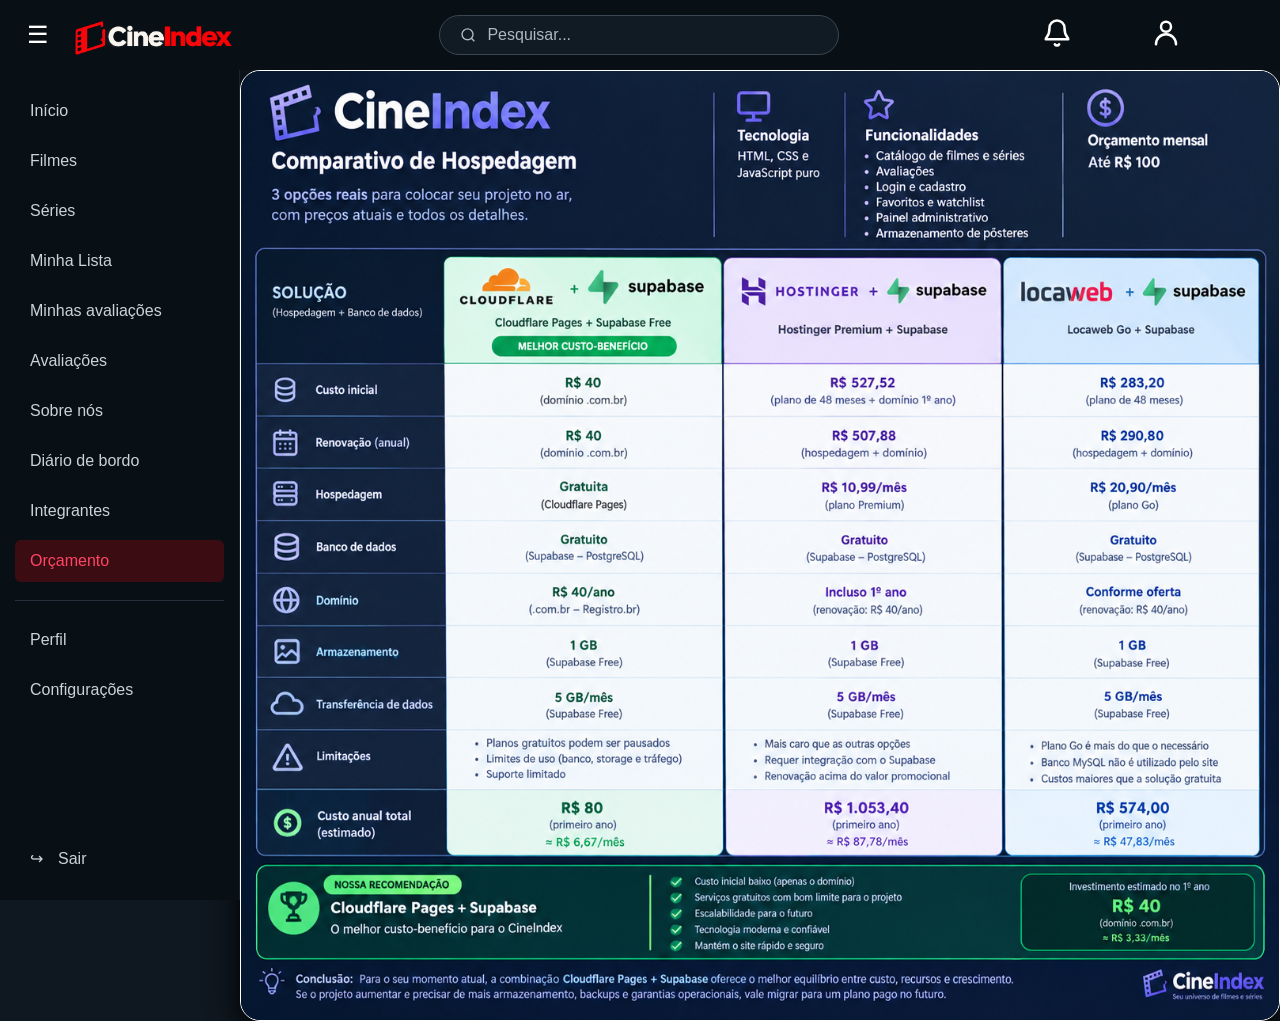
<file: HTML/orcamento.html>
<!DOCTYPE html>
<html lang="pt-BR">

<head>
    <meta charset="UTF-8">
    <meta name="viewport" content="width=device-width, initial-scale=1.0">
    <title>Orçamento do projeto | CineIndex</title>
    <script src="../JS/button.js" defer></script>
    <link rel="stylesheet" href="../CSS/orcamento.css">
    <link rel="preconnect" href="https://fonts.googleapis.com">
    <link rel="preconnect" href="https://fonts.gstatic.com" crossorigin>
    <link href="https://fonts.googleapis.com/css2?family=Inter:wght@400;500;600;700&display=swap" rel="stylesheet">
</head>

<body>
    <header class="header">
        <table width="100%" border="0">
            <tr>
                <td width="25%">
                    <div class="logo-area">
                        <input type="checkbox" id="menu-toggle" checked>
                        <label for="menu-toggle" class="menu-toggle-label" aria-label="Alternar menu lateral">☰</label>
                        <a href="index.html"><img src="../IMG/logocineindex.png" alt="Logo CineIndex" width="200"></a>
                    </div>
                </td>
                <td align="left" width="50%">
                    <div class="pesquisa">
                        <label class="search-label" aria-label="Pesquisar">
                            <span class="material-symbols-outlined" aria-hidden="true"></span>
                        </label>
                        <svg width="18" height="18" viewBox="0 0 24 24" fill="none" stroke="currentColor"
                            stroke-width="2">
                            <circle cx="11" cy="11" r="8"></circle>
                            <line x1="21" y1="21" x2="16.65" y2="16.65"></line>
                        </svg>
                        <input type="text" id="searchinput" class="searchinput" placeholder="Pesquisar..."
                            aria-label="Pesquisar filmes e conteúdo">
                    </div>
                </td>
                <td width="10%" align="right">
                    <svg class="icone-notificacao" width="30" height="30" viewBox="0 0 24 24" fill="none"
                        stroke="currentColor" stroke-width="2" stroke-linecap="round" stroke-linejoin="round">

                        <path d="M18 8a6 6 0 0 0-12 0
                            c0 7-3 7-3 9h18
                            c0-2-3-2-3-9"></path>

                        <path d="M13.73 21
                            a2 2 0 0 1-3.46 0"></path>
                    </svg>
                </td>
                <td width="15%" align="center" class="icone-usuario">
                    <svg width="30" height="30" viewBox="0 0 24 24" fill="none" stroke="currentColor" stroke-width="2"
                        stroke-linecap="round" stroke-linejoin="round">

                        <path d="M20 21a8 8 0 0 0-16 0"></path>
                        <circle cx="12" cy="7" r="4"></circle>

                    </svg>
                </td>
            </tr>
        </table>
    </header>
    <aside class="sidebar">

        <nav class="menu" aria-label="Navegação principal">
            <a href="index.html" class="menu-item"><span>Início</span></a>
            <a href="index.html#filmes" class="menu-item"><span>Filmes</span></a>
            <a href="index.html#series" class="menu-item"><span>Séries</span></a>
            <a href="lista.html" class="menu-item"><span>Minha Lista</span></a>
            <a href="minhas-avaliacoes.html" class="menu-item"><span>Minhas avaliações</span></a>
            <a href="avalie.html" class="menu-item"><span>Avaliações</span></a>
            <a href="sobre-nos.html" class="menu-item"><span>Sobre nós</span></a>
            <a href="diario.html" class="menu-item"><span>Diário de bordo</span></a>
            <a href="integrantes.html" class="menu-item"><span>Integrantes</span></a>
            <a href="orcamento.html" class="menu-item ativo" aria-current="page"><span>Orçamento</span></a>
            <hr>
            <a href="perfil.html" class="menu-item"><span>Perfil</span></a>
            <a href="config.html" class="menu-item"><span>Configurações</span></a>
        </nav>

        <a href="login.html" class="menu-item sair">
            ↪
            <span>Sair</span>
        </a>

    </aside>
    <main>
        <div>
            <img src="../IMG/orcamento.png" width="100%" height="100%" class="orcamento">
        </div>
    </main>
</body>
</file>
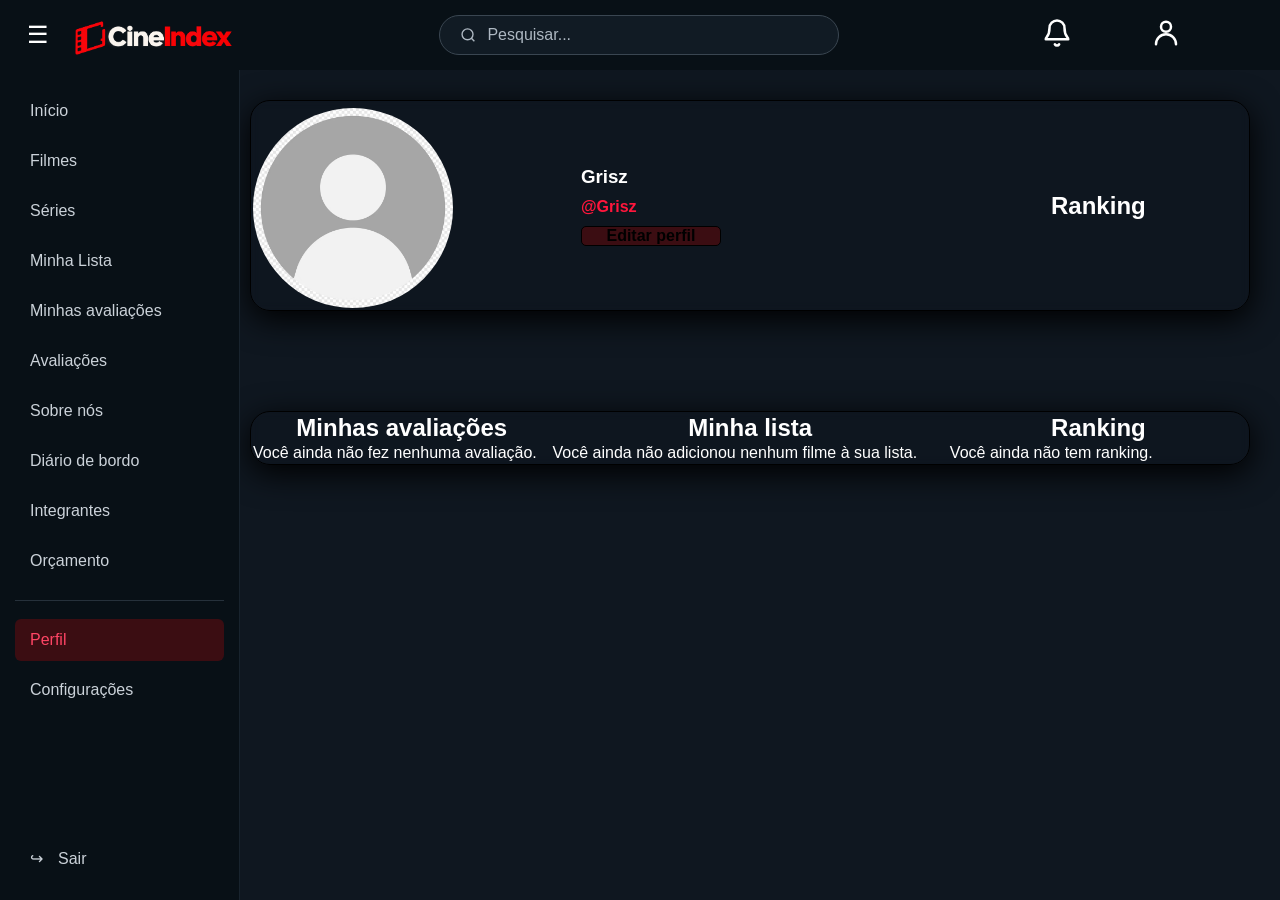
<file: HTML/perfil.html>
<!DOCTYPE html>
<html lang="pt-BR">

<head>
    <meta charset="UTF-8">
    <meta name="viewport" content="width=device-width, initial-scale=1.0">
    <title>Meu perfil | CineIndex</title>
    <script src="../JS/button.js" defer></script>
    <link rel="stylesheet" href="../CSS/perfil.css">
    <link rel="preconnect" href="https://fonts.googleapis.com">
    <link rel="preconnect" href="https://fonts.gstatic.com" crossorigin>
    <link href="https://fonts.googleapis.com/css2?family=Inter:wght@400;500;600;700&display=swap" rel="stylesheet">
</head>

<body>
    <header class="header">
        <table width="100%" border="0">
            <tr>
                <td width="25%">
                    <div class="logo-area">
                        <input type="checkbox" id="menu-toggle" checked>
                        <label for="menu-toggle" class="menu-toggle-label" aria-label="Alternar menu lateral">☰</label>
                        <a href="index.html"><img src="../IMG/logocineindex.png" alt="Logo CineIndex" width="200"></a>
                    </div>
                </td>
                <td align="left" width="50%">
                    <div class="pesquisa">
                        <label class="search-label" aria-label="Pesquisar">
                            <span class="material-symbols-outlined" aria-hidden="true"></span>
                        </label>
                        <svg width="18" height="18" viewBox="0 0 24 24" fill="none" stroke="currentColor"
                            stroke-width="2">
                            <circle cx="11" cy="11" r="8"></circle>
                            <line x1="21" y1="21" x2="16.65" y2="16.65"></line>
                        </svg>
                        <input type="text" id="searchinput" class="searchinput" placeholder="Pesquisar..."
                            aria-label="Pesquisar filmes e conteúdo">
                    </div>
                </td>
                <td width="10%" align="right">
                    <svg class="icone-notificacao" width="30" height="30" viewBox="0 0 24 24" fill="none"
                        stroke="currentColor" stroke-width="2" stroke-linecap="round" stroke-linejoin="round">

                        <path d="M18 8a6 6 0 0 0-12 0
                            c0 7-3 7-3 9h18
                            c0-2-3-2-3-9"></path>

                        <path d="M13.73 21
                            a2 2 0 0 1-3.46 0"></path>
                    </svg>
                </td>
                <td width="15%" align="center" class="icone-usuario">
                    <svg width="30" height="30" viewBox="0 0 24 24" fill="none" stroke="currentColor" stroke-width="2"
                        stroke-linecap="round" stroke-linejoin="round">

                        <path d="M20 21a8 8 0 0 0-16 0"></path>
                        <circle cx="12" cy="7" r="4"></circle>

                    </svg>
                </td>
            </tr>
        </table>
    </header>
    <aside class="sidebar">

        <nav class="menu" aria-label="Navegação principal">
            <a href="index.html" class="menu-item"><span>Início</span></a>
            <a href="index.html#filmes" class="menu-item"><span>Filmes</span></a>
            <a href="index.html#series" class="menu-item"><span>Séries</span></a>
            <a href="lista.html" class="menu-item"><span>Minha Lista</span></a>
            <a href="minhas-avaliacoes.html" class="menu-item"><span>Minhas avaliações</span></a>
            <a href="avalie.html" class="menu-item"><span>Avaliações</span></a>
            <a href="sobre-nos.html" class="menu-item"><span>Sobre nós</span></a>
            <a href="diario.html" class="menu-item"><span>Diário de bordo</span></a>
            <a href="integrantes.html" class="menu-item"><span>Integrantes</span></a>
            <a href="orcamento.html" class="menu-item"><span>Orçamento</span></a>
            <hr>
            <a href="perfil.html" class="menu-item ativo" aria-current="page"><span>Perfil</span></a>
            <a href="config.html" class="menu-item"><span>Configurações</span></a>
        </nav>

        <a href="login.html" class="menu-item sair">
            ↪
            <span>Sair</span>
        </a>

    </aside>
    <main>
        <div>
            <table width="1000px" align="center" class="perfil">
                <tr>
                    <th width="300px">
                        <img src="../IMG/usuario.png" class="foto-perfil" width="200" alt="Foto de perfil">
                    </th>
                    <th width="400px">
                        <h3 class="nome-usuario">Grisz</h3>
                        <p class="nickname">@Grisz</p>
                        <button class="editar" id="edit-profile-button" type="button">Editar perfil</button>
                    </th>
                    <th class="ranking" width="300px">
                        <h2>Ranking</h2>
                    </th>
                </tr>
            </table>
        </div>
        <table width="1000px" align="center" class="perfil">
            <tr>
                <th width="300px">
                    <h2>Minhas avaliações</h2>
                </th>
                <th width="400px">
                    <h2>Minha lista</h2>
                </th>
                <th class="ranking" width="300px">
                    <h2>Ranking</h2>
                </th>
            </tr>
            <tr>
                <td width="300px">
                    <p class="avaliacoes" id="profile-review-count">Você ainda não fez nenhuma avaliação.</p>
                </td>
                <td width="400px">
                    <p class="avaliacoes" id="profile-list-count">Você ainda não adicionou nenhum filme à sua lista.</p>
                </td>
                <td class="ranking" width="300px">
                    <p class="avaliacoes">Você ainda não tem ranking.</p>
                </td>
            </tr>
        </table>
    </main>
</body>
</file>
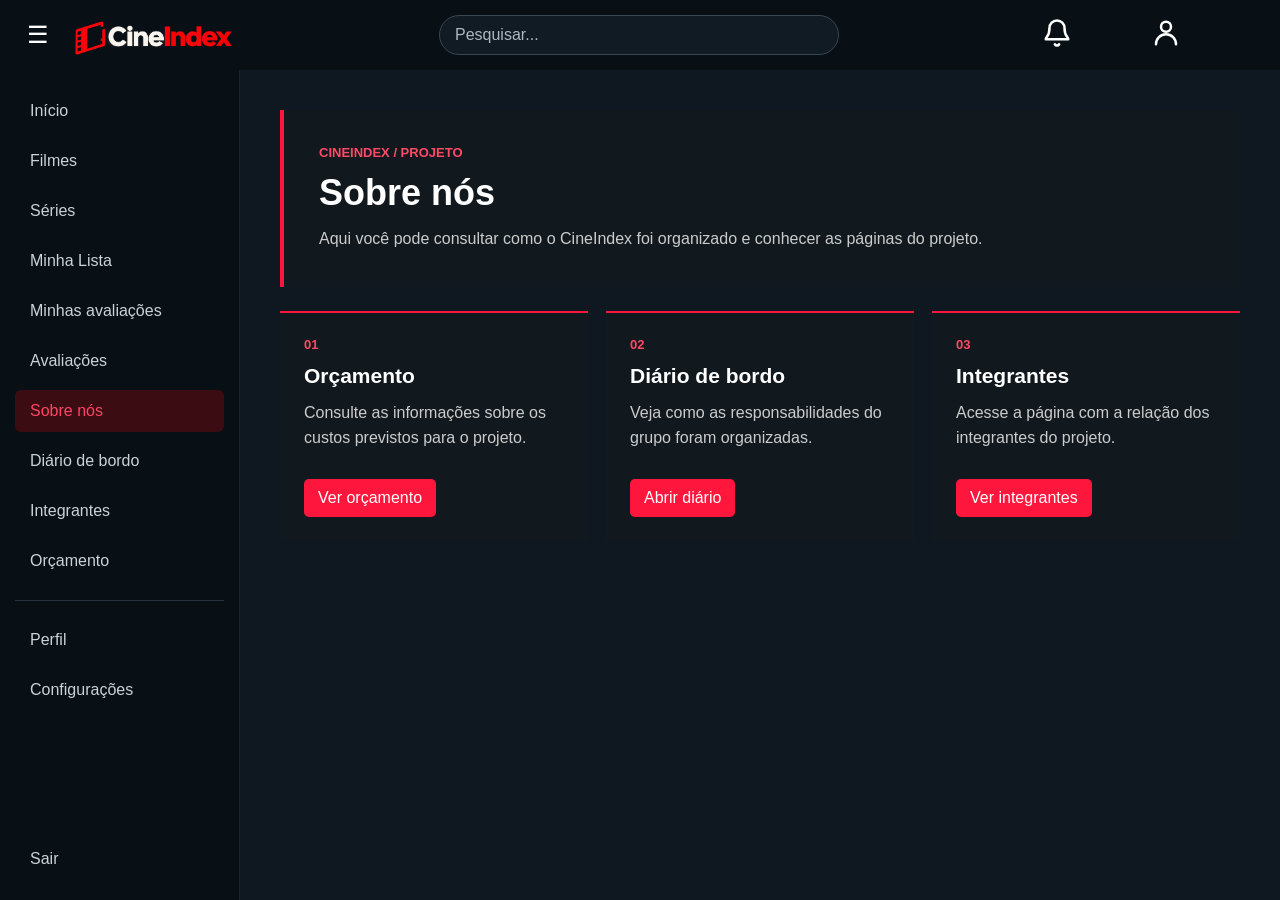
<file: HTML/sobre-nos.html>
<!DOCTYPE html>
<html lang="pt-BR">

<head>
    <meta charset="UTF-8">
    <meta name="viewport" content="width=device-width, initial-scale=1.0">
    <title>Sobre nós | CineIndex</title>
    <script src="../JS/button.js" defer></script>
    <link rel="stylesheet" href="../CSS/sobre-nos.css">
    <link rel="preconnect" href="https://fonts.googleapis.com">
    <link rel="preconnect" href="https://fonts.gstatic.com" crossorigin>
    <link href="https://fonts.googleapis.com/css2?family=Inter:wght@400;500;600;700&display=swap" rel="stylesheet">
</head>

<body class="diario-layout">
    <header class="header">
        <table width="100%" border="0">
            <tr>
                <td width="25%">
                    <div class="logo-area">
                        <input type="checkbox" id="menu-toggle" checked>
                        <label for="menu-toggle" class="menu-toggle-label" aria-label="Alternar menu lateral">☰</label>
                        <a href="index.html"><img src="../IMG/logocineindex.png" alt="CineIndex" width="200"></a>
                    </div>
                </td>
                <td width="50%">
                    <div class="pesquisa">
                        <input type="text" class="searchinput" placeholder="Pesquisar..." aria-label="Pesquisar">
                    </div>
                </td>
                <td width="10%" align="right">
                    <svg class="icone-notificacao" width="30" height="30" viewBox="0 0 24 24" fill="none"
                        stroke="currentColor" stroke-width="2" stroke-linecap="round" stroke-linejoin="round"
                        aria-label="Notificações">
                        <path d="M18 8a6 6 0 0 0-12 0c0 7-3 7-3 9h18c0-2-3-2-3-9"></path>
                        <path d="M13.73 21a2 2 0 0 1-3.46 0"></path>
                    </svg>
                </td>
                <td width="15%" align="center" class="icone-usuario">
                    <a href="perfil.html" aria-label="Abrir perfil">
                        <svg width="30" height="30" viewBox="0 0 24 24" fill="none" stroke="currentColor"
                            stroke-width="2" stroke-linecap="round" stroke-linejoin="round">
                            <path d="M20 21a8 8 0 0 0-16 0"></path>
                            <circle cx="12" cy="7" r="4"></circle>
                        </svg>
                    </a>
                </td>
            </tr>
        </table>
    </header>

    <aside class="sidebar">
        <nav class="menu" aria-label="Navegação principal">
            <a href="index.html" class="menu-item"><span>Início</span></a>
            <a href="index.html#filmes" class="menu-item"><span>Filmes</span></a>
            <a href="index.html#series" class="menu-item"><span>Séries</span></a>
            <a href="lista.html" class="menu-item"><span>Minha Lista</span></a>
            <a href="minhas-avaliacoes.html" class="menu-item"><span>Minhas avaliações</span></a>
            <a href="avalie.html" class="menu-item"><span>Avaliações</span></a>
            <a href="sobre-nos.html" class="menu-item ativo" aria-current="page"><span>Sobre nós</span></a>
            <a href="diario.html" class="menu-item"><span>Diário de bordo</span></a>
            <a href="integrantes.html" class="menu-item"><span>Integrantes</span></a>
            <a href="orcamento.html" class="menu-item"><span>Orçamento</span></a>
            <hr>
            <a href="perfil.html" class="menu-item"><span>Perfil</span></a>
            <a href="config.html" class="menu-item"><span>Configurações</span></a>
        </nav>
        <a href="login.html" class="menu-item sair"><span>Sair</span></a>
    </aside>

    <main class="diario-main">
        <section class="diario-cabecalho">
            <p class="diario-etiqueta">CINEINDEX / PROJETO</p>
            <h1>Sobre nós</h1>
            <p>Aqui você pode consultar como o CineIndex foi organizado e conhecer as páginas do projeto.</p>
        </section>

        <section class="sobre-links" aria-label="Informações do projeto">
            <article class="diario-equipe sobre-cartao">
                <span class="diario-numero">01</span>
                <h2>Orçamento</h2>
                <p>Consulte as informações sobre os custos previstos para o projeto.</p>
                <a href="orcamento.html">Ver orçamento</a>
            </article>
            <article class="diario-equipe sobre-cartao">
                <span class="diario-numero">02</span>
                <h2>Diário de bordo</h2>
                <p>Veja como as responsabilidades do grupo foram organizadas.</p>
                <a href="diario.html">Abrir diário</a>
            </article>
            <article class="diario-equipe sobre-cartao">
                <span class="diario-numero">03</span>
                <h2>Integrantes</h2>
                <p>Acesse a página com a relação dos integrantes do projeto.</p>
                <a href="integrantes.html">Ver integrantes</a>
            </article>
        </section>
    </main>
</body>

</html>
</file>
<file: CSS/avalie.css>
body {
    font-family: 'Inter', Arial, sans-serif;
}

/* CSS completo e independente da página avalie.html */
/* CSS exclusivo de avalie.html: contém os estilos gerais necessários e os estilos próprios desta página. */
body {
    margin: 0;
    font-family: Arial, Helvetica, sans-serif;
}

a {
    text-decoration: none;
}

header {
    background-color: #111111;
}

body {
    background-color: #222;
    color: white;
    font-family: Arial, Helvetica, sans-serif;
    margin: 0;
    padding: 0;
}

* {
    margin: 0;
    padding: 0;
    box-sizing: border-box;
    font-family: "roboto", sans-serif;
}

.sidebar {
    position: fixed;
    top: 0;
    left: 0;
    width: 240px;
    height: 100vh;
    background-color: #081016;
    padding: 20px 15px;
    display: flex;
    flex-direction: column;
}

header {
    height: 70px;
    width: 100%;
    position: fixed;
    top: 0;
    left: 0;
    z-index: 10;
}

.pesquisa {
    display: flex;
    align-items: center;
    border: 1px solid #ccc;
    background-color: #00000006;
    width: 400px;
    margin: 20px auto;
    border-radius: 20px;
    padding: 5px;
    color: #4b4b4b;
}

.searchinput {
    padding: 8px;
    border: none;
    background-color: transparent;
    width: 100%;
    outline: none;
}

.pesquisa label {
    height: 20px;
}

.icone-usuario,
.icone-notificacao {
    color: white;
    width: 30px;
    height: 30px;
    cursor: pointer;
}

.icone-usuario:hover,
.icone-notificacao:hover {
    color: #ff163c;
}

.icone-usuario:active,
.icone-notificacao:active {
    color: #000000;
}

main {
    margin-left: 240px;
}

.menu {
    display: flex;
    flex-direction: column;
    gap: 8px;
}

.menu-item {
    display: flex;
    align-items: center;
    gap: 15px;
    padding: 12px 15px;
    color: #ccc;
    text-decoration: none;
    border-radius: 6px;
    transition: 0.2s;
}

.menu-item:hover {
    background-color: #171d22;
    color: white;
}

.menu-item.ativo {
    background-color: #3b0d12;
    color: #ff163c;
}

.sair {
    margin-top: auto;
}

nav a {
    display: inline-block;

    margin: 0 12px;
}

@keyframes carrossel {

    0%,
    30% {
        transform: translateX(0);
    }

    33%,
    63% {
        transform: translateX(-100%);
    }

    66%,
    96% {
        transform: translateX(-200%);
    }

    100% {
        transform: translateX(0);
    }
}

* {
    margin: 0;
    padding: 0;
    box-sizing: border-box;
    font-family: Arial, Helvetica, sans-serif;
}

body {
    background: #0f1720;
    color: #f5f5f5;
}

body {
    background: #0f1720;

    color: #fff;
}

html[data-theme="light"] body {
    background: #f4f6f8;
    color: #20242a;
}

html[data-theme="light"] header {
    background-color: #fff;
    color: #20242a;
}

html[data-theme="light"] .sidebar {
    background-color: #e8edf1;
}

html[data-theme="light"] .menu-item {
    color: #3d454d;
}

html[data-theme="light"] .menu-item:hover {
    background-color: #dce3e9;
    color: #20242a;
}

html[data-theme="light"] .menu-item.ativo {
    background-color: #ffe5e9;
    color: #d90d2e;
}

html[data-theme="light"] .pesquisa {
    background-color: #fff;
    border-color: #c5cbd1;
    color: #4b4b4b;
}

html[data-theme="light"] .searchinput {
    color: #20242a;
}

:focus-visible {
    outline: 3px solid #ff4565;
    outline-offset: 3px;
}

button,
input,
select,
textarea {
    font: inherit;
}

button {
    cursor: pointer;
}

.search-label {
    display: inline-flex;
    align-items: center;
}

.catalogo-etiqueta {
    color: #ff4565;
    font-size: .72rem;
    font-weight: 800;
    letter-spacing: .16em;
    margin-bottom: 8px;
}

.review-form button {
    border: 0;
    border-radius: 8px;
    padding: 9px 13px;
    background: #ff163c;
    color: white;
    font-weight: 700;
}

body.sidebar-collapsed .sidebar {
    transform: translateX(-100%);
}

body.sidebar-collapsed main {
    margin-left: 0;
}

.sidebar {
    transition: transform .2s ease;
}

.reviews-page {
    margin-left: 240px;
    padding: 110px 32px 48px;
}

.reviews-heading {
    max-width: 760px;
    margin-bottom: 24px;
}

.reviews-heading h1 {
    margin: 0 0 10px;
    color: #ff163c;
}

.reviews-heading p:last-child {
    color: #b8c0c9;
    line-height: 1.6;
}

.reviews-grid {
    display: grid;
    grid-template-columns: repeat(2, minmax(0, 1fr));
    gap: 20px;
}

.review-form {
    display: grid;
    grid-template-columns: 120px minmax(0, 1fr);
    gap: 16px;
    padding: 16px;
    border: 1px solid #3b4651;
    border-radius: 14px;
    background: #1a232b;
}

.review-form>img {
    width: 120px;
    height: 175px;
    object-fit: cover;
    border-radius: 8px;
}

.review-form>div {
    display: flex;
    flex-direction: column;
    gap: 8px;
}

.review-form h2 {
    font-size: 1.1rem;
}

.review-form label {
    font-size: .85rem;
    color: #d2d8de;
}

.review-form select,
.review-form textarea {
    width: 100%;
    padding: 9px;
    border: 1px solid #4a5662;
    border-radius: 7px;
    background: #111820;
    color: #fff;
}

.review-form textarea {
    resize: vertical;
}

html[data-theme="light"] .review-form {
    background: #fff;
    color: #20242a;
}

html[data-theme="light"] .reviews-heading p:last-child,
html[data-theme="light"] .review-form label {
    color: #505a64;
}

html[data-theme="light"] .review-form select,
html[data-theme="light"] .review-form textarea {
    background: #f7f8fa;
    color: #20242a;
    border-color: #c5cbd1;
}

@media (max-width: 900px) {
    .reviews-page {
        margin-left: 0;
        padding: 120px 20px 32px;
    }

    .reviews-grid {
        grid-template-columns: 1fr;
    }
}

@media (max-width: 600px) {
    .review-form {
        grid-template-columns: 88px minmax(0, 1fr);
        padding: 12px;
        gap: 12px;
    }

    .review-form>img {
        width: 88px;
        height: 130px;
    }

}

.reviews-page {
    padding-top: 112px;
}

.review-form {
    align-items: start;
}

.header {
    position: fixed;
    inset: 0 0 auto;
    z-index: 30;
    width: 100%;
    height: 70px;
    padding: 0 20px;
    background: #081016;
}

.header table {
    width: 100%;
    height: 70px;
    table-layout: fixed;
    border: 0;
}

.header td {
    vertical-align: middle;
}

.header td:nth-child(1) { width: 25%; }
.header td:nth-child(2) { width: 50%; }
.header td:nth-child(3) { width: 10%; }
.header td:nth-child(4) { width: 15%; }

.header td:first-child img {
    display: block;
    width: min(200px, 100%);
    max-height: 58px;
    object-fit: contain;
    object-position: left center;
}

.header .pesquisa {
    display: flex;
    align-items: center;
    gap: 8px;
    width: min(400px, 100%);
    margin: 0 auto;
    padding: 7px 12px;
    border: 1px solid #3a4651;
    border-radius: 24px;
    background: #111b24;
    color: #aeb8c2;
}

.header .searchinput {
    width: 100%;
    min-width: 0;
    padding: 3px;
    border: 0;
    outline: none;
    background: transparent;
    color: #fff;
}

.header .icone-usuario svg,
.header .icone-notificacao {
    color: #fff;
    cursor: pointer;
}

body .sidebar {
    position: fixed;
    z-index: 20;
    top: 0;
    left: 0;
    display: flex;
    flex-direction: column;
    width: 240px;
    height: 100vh;
    padding: 90px 15px 20px;
    overflow: hidden;
    background: #081016;
    border-right: 1px solid #18232d;
    transition: transform 0.25s ease;
}

body .sidebar .menu {
    display: flex;
    flex: 1 1 auto;
    flex-direction: column;
    gap: 8px;
    min-height: 0;
    overflow-y: auto;
}

body .sidebar .sair { flex: 0 0 auto; }

body .sidebar .menu-item {
    display: flex;
    align-items: center;
    gap: 15px;
    margin: 0;
    padding: 12px 15px;
    border-radius: 6px;
    color: #cbd2d9;
    transition: background-color 0.2s, color 0.2s;
}

body .sidebar .menu-item:hover {
    background: #171f27;
    color: #fff;
}

body .sidebar .menu-item.ativo {
    background: #3b0d12;
    color: #ff4565;
}

body .sidebar .menu hr {
    width: 100%;
    margin: 10px 0;
    border: 0;
    border-top: 1px solid #26313b;
}

html[data-theme="light"] .header,
html[data-theme="light"] body .sidebar {
    background: #fff;
    color: #20242a;
}

html[data-theme="light"] body .sidebar .menu-item {
    color: #3d454d;
}

html[data-theme="light"] body .sidebar .menu-item:hover {
    background: #dce3e9;
    color: #20242a;
}

html[data-theme="light"] body .sidebar .menu-item.ativo {
    background: #ffe5e9;
    color: #d90d2e;
}

html[data-theme="light"] .header .pesquisa {
    border-color: #c5cbd1;
    background: #fff;
    color: #4b4b4b;
}

html[data-theme="light"] .header .searchinput {
    color: #20242a;
}

.logo-area {
    display: flex;
    align-items: center;
    gap: 12px;
}

#menu-toggle {
    position: absolute;
    width: 1px;
    height: 1px;
    opacity: 0;
}

.menu-toggle-label {
    flex-shrink: 0;
    padding: 5px;
    color: #fff;
    font-size: 24px;
    cursor: pointer;
}

.menu-toggle-label:hover { color: #ff4565; }
#menu-toggle:focus-visible + .menu-toggle-label { outline: 2px solid currentColor; outline-offset: 4px; }

body:has(#menu-toggle:not(:checked)) .sidebar { transform: translateX(-100%); }
body:has(#menu-toggle:not(:checked)) main { margin-left: 0; }
.header .icone-usuario:hover svg,
.header .icone-notificacao:hover { color: #ff4565; }
.header .searchinput::placeholder { color: #aeb8c2; }
html[data-theme="light"] .header .searchinput::placeholder { color: #6d7780; }

.review-form {
    display: grid;
    grid-template-columns: minmax(0, 1fr);
    gap: 10px;
    max-width: 760px;
}

.review-form label {
    margin-top: 8px;
    font-weight: 700;
}

.review-form select,
.review-form textarea {
    width: 100%;
    padding: 10px 12px;
    border: 1px solid #4a5662;
    border-radius: 7px;
    background: #111820;
    color: #fff;
}

.review-form textarea {
    resize: vertical;
}

.review-form button {
    justify-self: start;
    margin-top: 8px;
    padding: 11px 16px;
    border: 0;
    border-radius: 8px;
    background: #ff163c;
    color: #fff;
    font-weight: 700;
}

.review-form button:hover {
    background: #d90d2e;
}

.review-status {
    min-height: 1.5em;
    color: #a9e3b1;
}

.review-status[data-state="error"] {
    color: #ff9aa9;
}

html[data-theme="light"] .review-form select,
html[data-theme="light"] .review-form textarea {
    border-color: #c5cbd1;
    background: #fff;
    color: #20242a;
}
</file>
<file: CSS/cadastro.css>
body {
    font-family: 'Inter', Arial, sans-serif;
}

body {
    margin: 0;
    font-family: Arial, Helvetica, sans-serif;
}

a {
    text-decoration: none;
}

body {
    background-color: #222;
    color: white;
    font-family: Arial, Helvetica, sans-serif;
    margin: 0;
    padding: 0;
}

* {
    margin: 0;
    padding: 0;
    box-sizing: border-box;
    font-family: "roboto", sans-serif;
}

.moldura {
    height: 100vh;
    display: flex;
    justify-content: center;
    align-items: center;
}

.cadastro-card {
    width: 300px;
    background: #00000006;
    border: 1px solid #ff163c;
    border-radius: 20px;
    box-shadow: 0 8px 32px 0 #3b0d12;
    backdrop-filter: blur(5px);
}

.titulo-cadastro {
    text-align: center;
    color: #ff163c;
    font-size: 24px;
    margin-top: 20px;
}

.input-box {
    display: flex;
    align-items: center;
    margin-bottom: 20px;
    margin: 20px;
    background-color: #00000006;
    padding: 10px;
    border-radius: 20px;
}

.input-box input {
    width: 100%;
    flex: 1;
    background: transparent;
    outline: none;
    font-size: 16px;
    padding: 10px;
    border: none;
    border-radius: 5px;
    background-color: #00000006;
    color: white;
}

.btn {
    width: 100%;
    padding: 10px;
    background-color: #ff163c;
    color: white;
    border: none;
    border-radius: 20px;
    cursor: pointer;
}

.options {
    display: flex;
    align-items: center;
    text-align: center;
    justify-content: center;
    margin: 20px;
}

.link {
    color: #ff163c;
    text-decoration: none;
    text-align: center;
    align-items: center;
    justify-content: center;
    padding: 0 5px;
}

.logo-cadastro {
    display: flex;
    justify-content: center;
    align-items: center;
    margin-top: 20px;
    margin-left: 50px;
}

* {
    margin: 0;
    padding: 0;
    box-sizing: border-box;
    font-family: Arial, Helvetica, sans-serif;
}

body {
    background: #0f1720;
    color: #f5f5f5;
}

body {
    background: #0f1720;
    color: #fff;
}

html[data-theme="light"] body {
    background: #f4f6f8;

    color: #20242a;
}

html[data-theme="light"] .cadastro-card {
    background: #fff;
    color: #20242a;
}

html[data-theme="light"] .input-box,
html[data-theme="light"] .input-box input {
    background-color: #eef1f4;
    color: #20242a;
}

:focus-visible {
    outline: 3px solid #ff4565;
    outline-offset: 3px;
}

button,
input {
    font: inherit;
}

button {
    cursor: pointer;
}

body.sidebar-collapsed main {
    margin-left: 0;
}

@media (max-width: 600px) {}

.logo-cadastro {
    display: block;
    width: min(200px, 80%);
    height: auto;
    object-fit: contain;
    margin: 0 auto 20px;
}
</file>
<file: CSS/config.css>
body {
    font-family: 'Inter', Arial, sans-serif;
}

* {
    margin: 0;
    padding: 0;
    box-sizing: border-box;
    font-family: Arial, Helvetica, sans-serif;
}

body {
    background: #0f1720;
    color: #fff;
}

body.sidebar-collapsed main {
    margin-left: 0;
}

main {
    margin-left: 240px;
}

a {
    text-decoration: none;
}

input {
    font: inherit;
}

:focus-visible {
    outline: 3px solid #ff4565;
    outline-offset: 3px;
}

.config-page {
    display: flex;
    min-height: 100vh;
    width: 100%;
    background: #0f1720;
    color: #fff;
}

.config-sidebar {
    width: 220px;
    background: #111b22;
    border-right: 1px solid #2a323b;
    padding: 30px 20px;
    display: flex;
    flex-direction: column;
    justify-content: space-between;
}

.config-brand {
    font-size: 1.7rem;
    font-weight: 700;
    color: #ff163c;
    margin-bottom: 25px;
    display: flex;
    align-items: center;
    justify-content: flex-start;
    min-height: 70px;
}

.config-brand img {
    display: block;
    width: 185px;
    max-width: 100%;
    height: auto;
    object-fit: contain;
}

.config-menu {
    display: flex;
    flex-direction: column;
    gap: 10px;
}

.config-menu a {
    color: #d9d9d9;
    padding: 12px 14px;
    border-radius: 10px;
    transition: 0.2s ease;
}

.config-menu a:hover, 
.config-menu a.active {
    background: #1d2a31;
    color: #ffffff;
}

nav a {
    display: inline-block;
    margin: 0 12px;
}

.config-logout {
    background: transparent;
    border: 1px solid #ff163c;
    color: #ff163c;
    border-radius: 10px;
    padding: 10px 14px;
    font-weight: 700;
    cursor: pointer;
    display: inline-block;
    text-align: center;
}

.config-main {
    flex: 1;
    padding: 40px;
}

.config-grid {
    display: grid;
    grid-template-columns: repeat(2, minmax(260px, 1fr));
    gap: 20px;
}

.config-card {
    background: #171f26;
    border: 1px solid #2a323b;
    border-radius: 16px;
    padding: 22px;
}

.config-card h2 {
    color: #ff163c;
    margin-bottom: 20px;
    font-size: 1.2rem;
}

.config-item {
    display: flex;
    justify-content: space-between;
    align-items: center;
    padding: 12px 0;
    border-bottom: 1px solid #2a323b;
}

.config-item:last-child {
    border-bottom: none;
}

.config-item span {
    color: #e9e9e9;
}

.config-item strong {
    color: #ffffff;
    font-weight: 600;
}

.switch {
    position: relative;
    display: inline-block;
    width: 48px;
    height: 26px;
}

.switch input {
    opacity: 0;
    width: 0;
    height: 0;
}

.slider {
    position: absolute;
    cursor: pointer;
    inset: 0;
    background-color: #404b54;
    border-radius: 34px;
    transition: 0.2s;
}

.slider::before {
    content: "";
    position: absolute;
    width: 18px;
    height: 18px;
    left: 4px;
    top: 4px;
    background: #fff;
    border-radius: 50%;
    transition: 0.2s;
}

.switch input:checked + .slider {
    background-color: #ff163c;
}

.switch input:checked + .slider::before {
    transform: translateX(22px);
}

html[data-theme="light"] body,
html[data-theme="light"] .config-page {
    background: #f4f6f8;
    color: #20242a;
}

html[data-theme="light"] .config-sidebar {
    background: #fff;
    border-color: #d5dbe0;
}

html[data-theme="light"] .config-menu a {
    color: #3d454d;
}

html[data-theme="light"] .config-menu a:hover, 
html[data-theme="light"] .config-menu a.active {
    background: #e8edf1;
    color: #20242a;
}

html[data-theme="light"] .config-card {
    background: #fff;
    color: #20242a;
    border-color: #d5dbe0;
}

html[data-theme="light"] .config-item {
    border-color: #e1e5e9;
}

html[data-theme="light"] .config-item span, 
html[data-theme="light"] .config-item strong {
    color: #303840;
}

@keyframes carrossel {
    0%, 30% { transform: translateX(0); }
    33%, 63% { transform: translateX(-100%); }
    66%, 96% { transform: translateX(-200%); }
    100% { transform: translateX(0); }
}

@media (max-width: 768px) {
    .config-page {
        flex-direction: column;
    }

    .config-sidebar {
        width: 100%;
        border-right: none;
        border-bottom: 1px solid #2a323b;
    }

    .config-main {
        padding: 20px;
    }

    .config-grid {
        grid-template-columns: 1fr;
    }
}

.header {
    position: fixed;
    inset: 0 0 auto;
    z-index: 30;
    width: 100%;
    height: 70px;
    padding: 0 20px;
    background: #081016;
}

.header table { width: 100%; height: 70px; table-layout: fixed; border: 0; }
.header td { vertical-align: middle; }
.header td:nth-child(1) { width: 25%; }
.header td:nth-child(2) { width: 50%; }
.header td:nth-child(3) { width: 10%; }
.header td:nth-child(4) { width: 15%; }

.header td:first-child img {
    display: block;
    width: min(200px, 100%);
    max-height: 58px;
    object-fit: contain;
    object-position: left center;
}

.header .pesquisa {
    display: flex;
    align-items: center;
    gap: 8px;
    width: min(400px, 100%);
    margin: 0 auto;
    padding: 7px 12px;
    border: 1px solid #3a4651;
    border-radius: 24px;
    background: #111b24;
    color: #aeb8c2;
}

.header .searchinput {
    width: 100%;
    min-width: 0;
    padding: 3px;
    border: 0;
    outline: none;
    background: transparent;
    color: #fff;
}

.header .icone-usuario svg,
.header .icone-notificacao { color: #fff; cursor: pointer; }

body .sidebar {
    position: fixed;
    z-index: 20;
    top: 0;
    left: 0;
    display: flex;
    flex-direction: column;
    width: 240px;
    height: 100vh;
    padding: 90px 15px 20px;
    overflow: hidden;
    background: #081016;
    border-right: 1px solid #18232d;
    transition: transform 0.25s ease;
}

body .sidebar .menu {
    display: flex;
    flex: 1 1 auto;
    flex-direction: column;
    gap: 8px;
    min-height: 0;
    overflow-y: auto;
}

body .sidebar .sair { flex: 0 0 auto; }

body .sidebar .menu-item {
    display: flex;
    align-items: center;
    gap: 15px;
    margin: 0;
    padding: 12px 15px;
    border-radius: 6px;
    color: #cbd2d9;
    transition: background-color 0.2s, color 0.2s;
}

body .sidebar .menu-item:hover { background: #171f27; color: #fff; }
body .sidebar .menu-item.ativo { background: #3b0d12; color: #ff4565; }
body .sidebar .menu hr { width: 100%; margin: 10px 0; border: 0; border-top: 1px solid #26313b; }

.logo-area { display: flex; align-items: center; gap: 12px; }
#menu-toggle { position: absolute; width: 1px; height: 1px; opacity: 0; }
.menu-toggle-label { flex-shrink: 0; padding: 5px; color: #fff; font-size: 24px; cursor: pointer; }
.menu-toggle-label:hover { color: #ff4565; }
#menu-toggle:focus-visible + .menu-toggle-label { outline: 2px solid currentColor; outline-offset: 4px; }
body:has(#menu-toggle:not(:checked)) .sidebar { transform: translateX(-100%); }
body:has(#menu-toggle:not(:checked)) main { margin-left: 0; }
.header .icone-usuario:hover svg,
.header .icone-notificacao:hover { color: #ff4565; }
.header .searchinput::placeholder { color: #aeb8c2; }
html[data-theme="light"] .header .searchinput::placeholder { color: #6d7780; }

.config-main { padding: 105px 40px 40px; }

html[data-theme="light"] .header,
html[data-theme="light"] body .sidebar { background: #fff; color: #20242a; }
html[data-theme="light"] body .sidebar .menu-item { color: #3d454d; }
html[data-theme="light"] body .sidebar .menu-item:hover { background: #dce3e9; color: #20242a; }
html[data-theme="light"] body .sidebar .menu-item.ativo { background: #ffe5e9; color: #d90d2e; }
html[data-theme="light"] .header .pesquisa { border-color: #c5cbd1; background: #fff; color: #4b4b4b; }
html[data-theme="light"] .header .searchinput { color: #20242a; }

@media (max-width: 768px) {
    .config-main { padding: 105px 20px 20px; }
}
</file>
<file: CSS/diario.css>
body {
    font-family: 'Inter', Arial, sans-serif;
}

* {
    margin: 0;
    padding: 0;
    box-sizing: border-box;
    font-family: Arial, Helvetica, sans-serif;
}

body {
    background: #0f1720;
    color: #fff;
}

a {
    text-decoration: none;
}

input {
    font: inherit;
}

:focus-visible {
    outline: 3px solid #ff4565;
    outline-offset: 3px;
}

header {
    background-color: #111111;
    height: 70px;
    width: 100%;
    position: fixed;
    top: 0;
    left: 0;
    z-index: 10;
}

.sidebar {
    position: fixed;
    top: 0;
    left: 0;
    width: 240px;
    height: 100vh;
    background-color: #081016;
    padding: 20px 15px;
    display: flex;
    flex-direction: column;
    transition: transform 0.2s ease;
}

body.sidebar-collapsed .sidebar {
    transform: translateX(-100%);
}

main {
    margin-left: 240px;
}

body.sidebar-collapsed main {
    margin-left: 0;
}

.pesquisa {
    display: flex;
    align-items: center;
    border: 1px solid #ccc;
    background-color: rgba(0, 0, 0, 0.02);
    width: 400px;
    margin: 20px auto;
    border-radius: 20px;
    padding: 5px;
    color: #4b4b4b;
}

.searchinput {
    padding: 8px;
    border: none;
    background-color: transparent;
    width: 100%;
    outline: none;
}

.pesquisa label {
    height: 20px;
}

.icone-usuario, 
.icone-notificacao {
    color: white;
    width: 30px;
    height: 30px;
    cursor: pointer;
}

.icone-usuario:hover, 
.icone-notificacao:hover {
    color: #ff163c;
}

.icone-usuario:active, 
.icone-notificacao:active {
    color: #000000;
}

.menu {
    display: flex;
    flex-direction: column;
    gap: 8px;
}

.menu-item {
    display: flex;
    align-items: center;
    gap: 15px;
    padding: 12px 15px;
    color: #ccc;
    border-radius: 6px;
    transition: 0.2s;
}

.menu-item:hover {
    background-color: #171d22;
    color: white;
}

.menu-item.ativo {
    background-color: #3b0d12;
    color: #ff163c;
}

.sair {
    margin-top: auto;
}

nav a {
    display: inline-block;
    margin: 0 12px;
}

h3 a:hover {
    color: #ff3333;
}

.diario-layout header table {
    table-layout: fixed;
}

.diario-layout header img {
    max-width: 100%;
    height: auto;
}

.diario-layout .pesquisa {
    width: min(400px, 100%);
}

.diario-layout .icone-usuario a {
    display: inline-block;
    color: inherit;
}

.diario-main {
    max-width: 1200px;
    margin-left: 240px;
    padding: 15px 40px 50px;
}

.diario-cabecalho {
    padding: 35px;
    border-left: 4px solid #ff163c;
    background: #11191f;
}

.diario-etiqueta, 
.diario-numero {
    color: #ff4965;
    font-size: 13px;
    font-weight: bold;
}

.diario-cabecalho h1 {
    margin: 12px 0;
    font-size: 36px;
}

.diario-cabecalho > p:last-child, 
.diario-lider > p:last-child, 
.diario-equipe p {
    color: #ccc;
    line-height: 1.6;
}

.diario-lider {
    margin: 24px 0;
    padding: 25px;
    border: 1px solid #41484e;
    border-radius: 6px;
    background: #171d22;
}

.diario-lider h2 {
    margin: 10px 0;
}

.diario-lider h3, 
.diario-equipe h3 {
    margin-bottom: 10px;
    color: #ff4965;
}

.diario-equipes {
    display: grid;
    grid-template-columns: repeat(2, minmax(0, 1fr));
    gap: 18px;
}

.diario-equipe {
    padding: 24px;
    border-top: 2px solid #ff163c;
    background: #11191f;
}

.diario-equipe h2 {
    margin: 12px 0;
    font-size: 21px;
}

html[data-theme="light"] body {
    background: #f4f6f8;
    color: #20242a;
}

html[data-theme="light"] header {
    background-color: #fff;
    color: #20242a;
}

html[data-theme="light"] .sidebar {
    background-color: #e8edf1;
}

html[data-theme="light"] .menu-item {
    color: #3d454d;
}

html[data-theme="light"] .menu-item:hover {
    background-color: #dce3e9;
    color: #20242a;
}

html[data-theme="light"] .menu-item.ativo {
    background-color: #ffe5e9;
    color: #d90d2e;
}

html[data-theme="light"] .pesquisa {
    background-color: #fff;
    border-color: #c5cbd1;
    color: #4b4b4b;
}

html[data-theme="light"] .searchinput {
    color: #20242a;
}

html[data-theme="light"] .diario-cabecalho, 
html[data-theme="light"] .diario-equipe,
html[data-theme="light"] .diario-lider {
    background: #fff;
    color: #20242a;
}

html[data-theme="light"] .diario-lider {
    border-color: #d5dbe0;
}

html[data-theme="light"] .diario-cabecalho > p:last-child, 
html[data-theme="light"] .diario-lider > p:last-child, 
html[data-theme="light"] .diario-equipe p {
    color: #505961;
}

@media (max-width: 700px) {
    .diario-main {
        margin-left: 0;
        padding: 145px 18px 30px;
    }

    .diario-cabecalho {
        padding: 25px;
    }

    .diario-cabecalho h1 {
        font-size: 30px;
    }

    .diario-equipes {
        grid-template-columns: 1fr;
    }
}

.header {
    position: fixed;
    inset: 0 0 auto;
    z-index: 30;
    width: 100%;
    height: 70px;
    padding: 0 20px;
    background: #081016;
}

.header table {
    width: 100%;
    height: 70px;
    table-layout: fixed;
    border: 0;
}

.header td { vertical-align: middle; }
.header td:nth-child(1) { width: 25%; }
.header td:nth-child(2) { width: 50%; }
.header td:nth-child(3) { width: 10%; }
.header td:nth-child(4) { width: 15%; }

.header td:first-child img {
    display: block;
    width: min(200px, 100%);
    max-height: 58px;
    object-fit: contain;
    object-position: left center;
}

.header .pesquisa {
    display: flex;
    align-items: center;
    gap: 8px;
    width: min(400px, 100%);
    margin: 0 auto;
    padding: 7px 12px;
    border: 1px solid #3a4651;
    border-radius: 24px;
    background: #111b24;
    color: #aeb8c2;
}

.header .searchinput {
    width: 100%;
    min-width: 0;
    padding: 3px;
    border: 0;
    outline: none;
    background: transparent;
    color: #fff;
}

.header .icone-usuario svg,
.header .icone-notificacao { color: #fff; cursor: pointer; }

body .sidebar {
    position: fixed;
    z-index: 20;
    top: 0;
    left: 0;
    display: flex;
    flex-direction: column;
    width: 240px;
    height: 100vh;
    padding: 90px 15px 20px;
    overflow: hidden;
    background: #081016;
    border-right: 1px solid #18232d;
    transition: transform 0.25s ease;
}

body .sidebar .menu {
    display: flex;
    flex: 1 1 auto;
    flex-direction: column;
    gap: 8px;
    min-height: 0;
    overflow-y: auto;
}

body .sidebar .sair { flex: 0 0 auto; }

body .sidebar .menu-item {
    display: flex;
    align-items: center;
    gap: 15px;
    margin: 0;
    padding: 12px 15px;
    border-radius: 6px;
    color: #cbd2d9;
    transition: background-color 0.2s, color 0.2s;
}

body .sidebar .menu-item:hover { background: #171f27; color: #fff; }
body .sidebar .menu-item.ativo { background: #3b0d12; color: #ff4565; }

body .sidebar .menu hr {
    width: 100%;
    margin: 10px 0;
    border: 0;
    border-top: 1px solid #26313b;
}

html[data-theme="light"] .header,
html[data-theme="light"] body .sidebar { background: #fff; color: #20242a; }
html[data-theme="light"] body .sidebar .menu-item { color: #3d454d; }
html[data-theme="light"] body .sidebar .menu-item:hover { background: #dce3e9; color: #20242a; }
html[data-theme="light"] body .sidebar .menu-item.ativo { background: #ffe5e9; color: #d90d2e; }
html[data-theme="light"] .header .pesquisa { border-color: #c5cbd1; background: #fff; color: #4b4b4b; }
html[data-theme="light"] .header .searchinput { color: #20242a; }

@media (max-width: 700px) {
    .header { padding: 0 8px; }
}

.logo-area { display: flex; align-items: center; gap: 12px; }
#menu-toggle { position: absolute; width: 1px; height: 1px; opacity: 0; }
.menu-toggle-label { flex-shrink: 0; padding: 5px; color: #fff; font-size: 24px; cursor: pointer; }
.menu-toggle-label:hover { color: #ff4565; }
#menu-toggle:focus-visible + .menu-toggle-label { outline: 2px solid currentColor; outline-offset: 4px; }
body:has(#menu-toggle:not(:checked)) .sidebar { transform: translateX(-100%); }
body:has(#menu-toggle:not(:checked)) main { margin-left: 0; }
.header .icone-usuario:hover svg,
.header .icone-notificacao:hover { color: #ff4565; }
.header .searchinput::placeholder { color: #aeb8c2; }
html[data-theme="light"] .header .searchinput::placeholder { color: #6d7780; }
</file>
<file: CSS/integrantes.css>
body {
    font-family: 'Inter', Arial, sans-serif;
}

* {
    margin: 0;
    padding: 0;
    box-sizing: border-box;
    font-family: Arial, Helvetica, sans-serif;
}

body {
    background: #0f1720;
    color: #fff;
}

a {
    text-decoration: none;
}

input {
    font: inherit;
}

:focus-visible {
    outline: 3px solid #ff4565;
    outline-offset: 3px;
}

header {
    background-color: #111111;
    height: 70px;
    width: 100%;
    position: fixed;
    top: 0;
    left: 0;
    z-index: 10;
}

.sidebar {
    position: fixed;
    top: 0;
    left: 0;
    width: 240px;
    height: 100vh;
    background-color: #081016;
    padding: 20px 15px;
    display: flex;
    flex-direction: column;
    transition: transform 0.2s ease;
}

body.sidebar-collapsed .sidebar {
    transform: translateX(-100%);
}

main {
    margin-left: 240px;
}

body.sidebar-collapsed main {
    margin-left: 0;
}

.pesquisa {
    display: flex;
    align-items: center;
    border: 1px solid #ccc;
    background-color: rgba(0, 0, 0, 0.02);
    width: 400px;
    margin: 20px auto;
    border-radius: 20px;
    padding: 5px;
    color: #4b4b4b;
}

.searchinput {
    padding: 8px;
    border: none;
    background-color: transparent;
    width: 100%;
    outline: none;
}

.pesquisa label {
    height: 20px;
}

.search-label {
    display: inline-flex;
    align-items: center;
}

.icone-usuario,
.icone-notificacao {
    color: white;
    width: 30px;
    height: 30px;
    cursor: pointer;
}

.icone-usuario:hover,
.icone-notificacao:hover {
    color: #ff163c;
}

.icone-usuario:active,
.icone-notificacao:active {
    color: #000000;
}

.menu {
    display: flex;
    flex-direction: column;
    gap: 8px;
}

.menu-item {
    display: flex;
    align-items: center;
    gap: 15px;
    padding: 12px 15px;
    color: #ccc;
    border-radius: 6px;
    transition: 0.2s;
}

.menu-item:hover {
    background-color: #171d22;
    color: white;
}

.menu-item.ativo {
    background-color: #3b0d12;
    color: #ff163c;
}

.sair {
    margin-top: auto;
}

nav a {
    display: inline-block;
    margin: 0 12px;
}

.integrantes-page {
    margin-left: 240px;
    padding: 110px 40px 40px;
    min-height: 100vh;
}

.integrantes-container {
    max-width: 900px;
    background: #11191f;
    border: 1px solid #2a3137;
    border-radius: 18px;
    padding: 30px;
    box-shadow: 0 10px 30px rgba(0, 0, 0, 0.2);
}

.integrantes-container h1 {
    color: #ff163c;
    margin-bottom: 25px;
    font-size: 2rem;
}

.integrantes-lista {
    list-style: none;
    display: grid;
    grid-template-columns: repeat(2, minmax(250px, 1fr));
    gap: 16px;
    line-height: 1.8;
}

.integrantes-lista li {
    background: #1a232b;
    border: 1px solid rgba(255, 22, 60, 0.3);
    border-radius: 12px;
    padding: 16px 18px;
    color: #f1f1f1;
}

.integrantes-lista strong {
    color: #ff163c;
}

html[data-theme="light"] body {
    background: #f4f6f8;
    color: #20242a;
}

html[data-theme="light"] header {
    background-color: #fff;
    color: #20242a;
}

html[data-theme="light"] .sidebar {
    background-color: #e8edf1;
}

html[data-theme="light"] .menu-item {
    color: #3d454d;
}

html[data-theme="light"] .menu-item:hover {
    background-color: #dce3e9;
    color: #20242a;
}

html[data-theme="light"] .menu-item.ativo {
    background-color: #ffe5e9;
    color: #d90d2e;
}

html[data-theme="light"] .pesquisa {
    background-color: #fff;
    border-color: #c5cbd1;
    color: #4b4b4b;
}

html[data-theme="light"] .searchinput {
    color: #20242a;
}

html[data-theme="light"] .integrantes-container {
    background: #fff;
    color: #20242a;
}

html[data-theme="light"] .integrantes-lista li {
    background: #f4f6f8;
    color: #20242a;
    border-color: #e1c2c8;
}

@media (max-width: 700px) {
    .integrantes-page {
        margin-left: 0;
        padding: 120px 20px 30px;
    }

    .integrantes-lista {
        grid-template-columns: 1fr;
    }
}

.header {
    position: fixed;
    inset: 0 0 auto;
    z-index: 30;
    width: 100%;
    height: 70px;
    padding: 0 20px;
    background: #081016;
}

.header table { width: 100%; height: 70px; table-layout: fixed; border: 0; }
.header td { vertical-align: middle; }
.header td:nth-child(1) { width: 25%; }
.header td:nth-child(2) { width: 50%; }
.header td:nth-child(3) { width: 10%; }
.header td:nth-child(4) { width: 15%; }

.header td:first-child img {
    display: block;
    width: min(200px, 100%);
    max-height: 58px;
    object-fit: contain;
    object-position: left center;
}

.header .pesquisa {
    display: flex;
    align-items: center;
    gap: 8px;
    width: min(400px, 100%);
    margin: 0 auto;
    padding: 7px 12px;
    border: 1px solid #3a4651;
    border-radius: 24px;
    background: #111b24;
    color: #aeb8c2;
}

.header .searchinput {
    width: 100%;
    min-width: 0;
    padding: 3px;
    border: 0;
    outline: none;
    background: transparent;
    color: #fff;
}

.header .icone-usuario svg,
.header .icone-notificacao { color: #fff; cursor: pointer; }

body .sidebar {
    position: fixed;
    z-index: 20;
    top: 0;
    left: 0;
    display: flex;
    flex-direction: column;
    width: 240px;
    height: 100vh;
    padding: 90px 15px 20px;
    overflow: hidden;
    background: #081016;
    border-right: 1px solid #18232d;
    transition: transform 0.25s ease;
}

body .sidebar .menu {
    display: flex;
    flex: 1 1 auto;
    flex-direction: column;
    gap: 8px;
    min-height: 0;
    overflow-y: auto;
}

body .sidebar .sair { flex: 0 0 auto; }

body .sidebar .menu-item {
    display: flex;
    align-items: center;
    gap: 15px;
    margin: 0;
    padding: 12px 15px;
    border-radius: 6px;
    color: #cbd2d9;
    transition: background-color 0.2s, color 0.2s;
}

body .sidebar .menu-item:hover { background: #171f27; color: #fff; }
body .sidebar .menu-item.ativo { background: #3b0d12; color: #ff4565; }
body .sidebar .menu hr { width: 100%; margin: 10px 0; border: 0; border-top: 1px solid #26313b; }

html[data-theme="light"] .header,
html[data-theme="light"] body .sidebar { background: #fff; color: #20242a; }
html[data-theme="light"] body .sidebar .menu-item { color: #3d454d; }
html[data-theme="light"] body .sidebar .menu-item:hover { background: #dce3e9; color: #20242a; }
html[data-theme="light"] body .sidebar .menu-item.ativo { background: #ffe5e9; color: #d90d2e; }
html[data-theme="light"] .header .pesquisa { border-color: #c5cbd1; background: #fff; color: #4b4b4b; }
html[data-theme="light"] .header .searchinput { color: #20242a; }

@media (max-width: 700px) {
    .header { padding: 0 8px; }
}

.logo-area { display: flex; align-items: center; gap: 12px; }
#menu-toggle { position: absolute; width: 1px; height: 1px; opacity: 0; }
.menu-toggle-label { flex-shrink: 0; padding: 5px; color: #fff; font-size: 24px; cursor: pointer; }
.menu-toggle-label:hover { color: #ff4565; }
#menu-toggle:focus-visible + .menu-toggle-label { outline: 2px solid currentColor; outline-offset: 4px; }
body:has(#menu-toggle:not(:checked)) .sidebar { transform: translateX(-100%); }
body:has(#menu-toggle:not(:checked)) main { margin-left: 0; }
.header .icone-usuario:hover svg,
.header .icone-notificacao:hover { color: #ff4565; }
.header .searchinput::placeholder { color: #aeb8c2; }
html[data-theme="light"] .header .searchinput::placeholder { color: #6d7780; }
</file>
<file: CSS/lista.css>
body {
    font-family: 'Inter', Arial, sans-serif;
}

* {
    margin: 0;
    padding: 0;
    box-sizing: border-box;
    font-family: Arial, Helvetica, sans-serif;
}

body {
    background: #0f1720;
    color: #fff;
}

a {
    text-decoration: none;
}

input {
    font: inherit;
}

:focus-visible {
    outline: 3px solid #ff4565;
    outline-offset: 3px;
}

header {
    background-color: #111111;
    height: 70px;
    width: 100%;
    position: fixed;
    top: 0;
    left: 0;
    z-index: 10;
    padding: 0 20px;
    overflow: visible;
}

header table {
    width: 100%;
    height: 70px;
    table-layout: fixed;
}

header table td {
    vertical-align: middle;
}

header table td:first-child img {
    display: block;
    width: min(200px, 100%);
    max-height: 58px;
    object-fit: contain;
    object-position: left center;
}

.sidebar {
    position: fixed;
    top: 0;
    left: 0;
    width: 240px;
    height: 100vh;
    background-color: #081016;
    padding: 20px 15px;
    display: flex;
    flex-direction: column;
    transition: transform 0.2s ease;
}

body.sidebar-collapsed .sidebar {
    transform: translateX(-100%);
}

main {
    margin-left: 240px;
}

body.sidebar-collapsed main {
    margin-left: 0;
}

.pesquisa {
    display: flex;
    align-items: center;
    border: 1px solid #ccc;
    background-color: rgba(0, 0, 0, 0.02);
    width: 400px;
    margin: 20px auto;
    border-radius: 20px;
    padding: 5px;
    color: #4b4b4b;
}

.searchinput {
    padding: 8px;
    border: none;
    background-color: transparent;
    width: 100%;
    outline: none;
}

.pesquisa label {
    height: 20px;
}

.search-label {
    display: inline-flex;
    align-items: center;
}

.icone-usuario, 
.icone-notificacao {
    color: white;
    width: 30px;
    height: 30px;
    cursor: pointer;
}

.icone-usuario:hover, 
.icone-notificacao:hover {
    color: #ff163c;
}

.icone-usuario:active, 
.icone-notificacao:active {
    color: #000000;
}

.menu {
    display: flex;
    flex-direction: column;
    gap: 8px;
}

.menu-item {
    display: flex;
    align-items: center;
    gap: 15px;
    padding: 12px 15px;
    color: #ccc;
    border-radius: 6px;
    transition: 0.2s;
}

.menu-item:hover {
    background-color: #171d22;
    color: white;
}

.menu-item.ativo {
    background-color: #3b0d12;
    color: #ff163c;
}

.sair {
    margin-top: auto;
}

nav a {
    display: inline-block;
    margin: 0 12px;
}

.lista-page {
    margin-left: 240px;
    width: calc(100% - 240px);
    padding: 112px 36px 48px;
    min-height: 100vh;
}

.lista-header {
    display: block;
    width: 100%;
    margin: 0 0 30px;
    padding: 0 0 22px;
    border-bottom: 1px solid #303b46;
}

.catalogo-etiqueta {
    color: #ff4565;
    font-size: .72rem;
    font-weight: 800;
    letter-spacing: .16em;
    margin-bottom: 10px;
}

.lista-header h1 {
    color: #fff;
    font-size: clamp(2rem, 4vw, 2.8rem);
    line-height: 1.15;
    margin: 0 0 12px;
}

.lista-intro {
    color: #b8c0c9;
    font-size: .9rem;
    margin: 0;
    max-width: 620px;
    line-height: 1.6;
}

.lista-grid {
    display: grid;
    grid-template-columns: repeat(3, minmax(0, 1fr));
    gap: 24px;
    width: 100%;
}

.lista-card {
    min-width: 0;
    height: 290px;
    border: 1px solid #303b46;
    border-radius: 14px;
    background: #17212a;
    overflow: hidden;
    transition: transform 0.2s ease, border-color 0.2s ease;
    cursor: pointer;
}

.lista-card > img {
    display: block;
    width: 100%;
    height: 100%;
    object-fit: cover;
}

.lista-card:hover {
    transform: translateY(-3px);
    border-color: #ff163c;
}

.lista-page .menu a[href="lista.html"] {
    background: #3b0d12;
    color: #ff4565;
}

html[data-theme="light"] body {
    background: #f4f6f8;
    color: #20242a;
}

html[data-theme="light"] header {
    background-color: #fff;
    color: #20242a;
}

html[data-theme="light"] .sidebar {
    background-color: #e8edf1;
}

html[data-theme="light"] .menu-item {
    color: #3d454d;
}

html[data-theme="light"] .menu-item:hover {
    background-color: #dce3e9;
    color: #20242a;
}

html[data-theme="light"] .menu-item.ativo {
    background-color: #ffe5e9;
    color: #d90d2e;
}

html[data-theme="light"] .pesquisa {
    background-color: #fff;
    border-color: #c5cbd1;
    color: #4b4b4b;
}

html[data-theme="light"] .searchinput {
    color: #20242a;
}

html[data-theme="light"] .lista-card {
    background: #fff;
    color: #20242a;
    border-color: #d5dbe0;
}

html[data-theme="light"] .lista-intro {
    color: #505a64;
}

@media (max-width: 1000px) {
    .lista-grid {
        grid-template-columns: repeat(2, minmax(0, 1fr));
    }
}

@media (max-width: 700px) {
    header {
        padding: 0 10px;
    }

    header table td:first-child img {
        width: 125px;
    }

    .lista-page {
        margin-left: 0;
        width: 100%;
        padding: 105px 18px 30px;
    }

    .lista-grid {
        grid-template-columns: 1fr;
    }

    .lista-card {
        height: 260px;
    }
}

.header {
    position: fixed;
    inset: 0 0 auto;
    z-index: 30;
    width: 100%;
    height: 70px;
    padding: 0 20px;
    background: #081016;
}

.header table { width: 100%; height: 70px; table-layout: fixed; border: 0; }
.header td { vertical-align: middle; }
.header td:nth-child(1) { width: 25%; }
.header td:nth-child(2) { width: 50%; }
.header td:nth-child(3) { width: 10%; }
.header td:nth-child(4) { width: 15%; }

.header td:first-child img {
    display: block;
    width: min(200px, 100%);
    max-height: 58px;
    object-fit: contain;
    object-position: left center;
}

.header .pesquisa {
    display: flex;
    align-items: center;
    gap: 8px;
    width: min(400px, 100%);
    margin: 0 auto;
    padding: 7px 12px;
    border: 1px solid #3a4651;
    border-radius: 24px;
    background: #111b24;
    color: #aeb8c2;
}

.header .searchinput {
    width: 100%;
    min-width: 0;
    padding: 3px;
    border: 0;
    outline: none;
    background: transparent;
    color: #fff;
}

.header .icone-usuario svg,
.header .icone-notificacao { color: #fff; cursor: pointer; }

body .sidebar {
    position: fixed;
    z-index: 20;
    top: 0;
    left: 0;
    display: flex;
    flex-direction: column;
    width: 240px;
    height: 100vh;
    padding: 90px 15px 20px;
    overflow: hidden;
    background: #081016;
    border-right: 1px solid #18232d;
    transition: transform 0.25s ease;
}

body .sidebar .menu {
    display: flex;
    flex: 1 1 auto;
    flex-direction: column;
    gap: 8px;
    min-height: 0;
    overflow-y: auto;
}

body .sidebar .sair { flex: 0 0 auto; }

body .sidebar .menu-item {
    display: flex;
    align-items: center;
    gap: 15px;
    margin: 0;
    padding: 12px 15px;
    border-radius: 6px;
    color: #cbd2d9;
    transition: background-color 0.2s, color 0.2s;
}

body .sidebar .menu-item:hover { background: #171f27; color: #fff; }
body .sidebar .menu-item.ativo { background: #3b0d12; color: #ff4565; }
body .sidebar .menu hr { width: 100%; margin: 10px 0; border: 0; border-top: 1px solid #26313b; }

html[data-theme="light"] .header,
html[data-theme="light"] body .sidebar { background: #fff; color: #20242a; }
html[data-theme="light"] body .sidebar .menu-item { color: #3d454d; }
html[data-theme="light"] body .sidebar .menu-item:hover { background: #dce3e9; color: #20242a; }
html[data-theme="light"] body .sidebar .menu-item.ativo { background: #ffe5e9; color: #d90d2e; }
html[data-theme="light"] .header .pesquisa { border-color: #c5cbd1; background: #fff; color: #4b4b4b; }
html[data-theme="light"] .header .searchinput { color: #20242a; }

@media (max-width: 700px) {
    .header { padding: 0 8px; }
}

.logo-area { display: flex; align-items: center; gap: 12px; }
#menu-toggle { position: absolute; width: 1px; height: 1px; opacity: 0; }
.menu-toggle-label { flex-shrink: 0; padding: 5px; color: #fff; font-size: 24px; cursor: pointer; }
.menu-toggle-label:hover { color: #ff4565; }
#menu-toggle:focus-visible + .menu-toggle-label { outline: 2px solid currentColor; outline-offset: 4px; }
body:has(#menu-toggle:not(:checked)) .sidebar { transform: translateX(-100%); }
body:has(#menu-toggle:not(:checked)) main { margin-left: 0; }
.header .icone-usuario:hover svg,
.header .icone-notificacao:hover { color: #ff4565; }
.header .searchinput::placeholder { color: #aeb8c2; }
html[data-theme="light"] .header .searchinput::placeholder { color: #6d7780; }
</file>
<file: CSS/login.css>
body {
    font-family: 'Inter', Arial, sans-serif;
}

* {
    margin: 0;
    padding: 0;
    box-sizing: border-box;
    font-family: Arial, Helvetica, sans-serif;
}

body {
    background: #0f1720;
    color: #fff;
}

a {
    text-decoration: none;
}

button,
input {
    font: inherit;
}

button {
    cursor: pointer;
}

:focus-visible {
    outline: 3px solid #ff4565;
    outline-offset: 3px;
}

.moldura {
    height: 100vh;
    display: flex;
    justify-content: center;
    align-items: center;
}

.cadastro-card {
    width: 300px;
    background: rgba(0, 0, 0, 0.02);
    border: 1px solid #ff163c;
    border-radius: 20px;
    box-shadow: 0 8px 32px 0 #3b0d12;
    backdrop-filter: blur(5px);
    padding-bottom: 20px;
}

.logo-cadastro {
    display: block;
    width: min(200px, 80%);
    height: auto;
    object-fit: contain;
    margin: 20px auto 0;
}

.titulo-cadastro {
    text-align: center;
    color: #ff163c;
    font-size: 24px;
    margin-top: 20px;
}

.input-box {
    display: flex;
    align-items: center;
    margin: 20px;
    background-color: rgba(0, 0, 0, 0.02);
    padding: 10px;
    border-radius: 20px;
}

.input-box input {
    width: 100%;
    flex: 1;
    background: transparent;
    outline: none;
    font-size: 16px;
    padding: 10px;
    border: none;
    color: white;
}

.options {
    display: flex;
    align-items: center;
    text-align: center;
    justify-content: center;
    margin: 20px;
}

.link {
    color: #ff163c;
    text-align: center;
    align-items: center;
    justify-content: center;
    padding: 0 20px;
}

.link a,
.link p {
    display: block;
    margin: 15px 0;
}

.link a {
    color: #ff163c;
}

.btn {
    width: 100%;
    padding: 10px;
    background-color: #ff163c;
    color: white;
    border: none;
    border-radius: 20px;
}

html[data-theme="light"] body {
    background: #f4f6f8;
    color: #20242a;
}

html[data-theme="light"] .cadastro-card {
    background: #fff;
    color: #20242a;
}

html[data-theme="light"] .input-box,
html[data-theme="light"] .input-box input {
    background-color: #eef1f4;
    color: #20242a;
}
</file>
<file: CSS/minhas-avaliacoes.css>
body {
    font-family: 'Inter', Arial, sans-serif;
}

* {
    margin: 0;
    padding: 0;
    box-sizing: border-box;
    font-family: Arial, Helvetica, sans-serif;
}

body {
    background: #0f1720;
    color: #fff;
}

a {
    text-decoration: none;
}

input {
    font: inherit;
}

:focus-visible {
    outline: 3px solid #ff4565;
    outline-offset: 3px;
}

header {
    background-color: #111111;
    height: 70px;
    width: 100%;
    position: fixed;
    top: 0;
    left: 0;
    z-index: 10;
}

.sidebar {
    position: fixed;
    top: 0;
    left: 0;
    width: 240px;
    height: 100vh;
    background-color: #081016;
    padding: 20px 15px;
    display: flex;
    flex-direction: column;
    transition: transform 0.2s ease;
}

body.sidebar-collapsed .sidebar {
    transform: translateX(-100%);
}

main {
    margin-left: 240px;
}

body.sidebar-collapsed main {
    margin-left: 0;
}

.pesquisa {
    display: flex;
    align-items: center;
    border: 1px solid #ccc;
    background-color: rgba(0, 0, 0, 0.02);
    width: 400px;
    margin: 20px auto;
    border-radius: 20px;
    padding: 5px;
    color: #4b4b4b;
}

.searchinput {
    padding: 8px;
    border: none;
    background-color: transparent;
    width: 100%;
    outline: none;
}

.pesquisa label {
    height: 20px;
}

.search-label {
    display: inline-flex;
    align-items: center;
}

.icone-usuario,
.icone-notificacao {
    color: white;
    width: 30px;
    height: 30px;
    cursor: pointer;
}

.icone-usuario:hover,
.icone-notificacao:hover {
    color: #ff163c;
}

.icone-usuario:active,
.icone-notificacao:active {
    color: #000000;
}

.menu {
    display: flex;
    flex-direction: column;
    gap: 8px;
}

.menu-item {
    display: flex;
    align-items: center;
    gap: 15px;
    padding: 12px 15px;
    color: #ccc;
    border-radius: 6px;
    transition: 0.2s;
}

.menu-item:hover {
    background-color: #171d22;
    color: white;
}

.menu-item.ativo {
    background-color: #3b0d12;
    color: #ff163c;
}

.sair {
    margin-top: auto;
}

nav a {
    display: inline-block;
    margin: 0 12px;
}

.reviews-page {
    margin-left: 240px;
    padding: 110px 32px 48px;
}

.reviews-heading {
    max-width: 760px;
    margin-bottom: 24px;
}

.reviews-heading h1 {
    margin: 0 0 10px;
    color: #ff163c;
}

.reviews-heading p:last-child {
    color: #b8c0c9;
    line-height: 1.6;
}

.catalogo-etiqueta {
    color: #ff4565;
    font-size: .72rem;
    font-weight: 800;
    letter-spacing: .16em;
    margin-bottom: 8px;
}

.empty-state {
    margin: 24px 0;
    padding: 24px;
    border: 1px dashed #66717d;
    border-radius: 12px;
    color: #b8c0c9;
}

.saved-reviews {
    display: grid;
    grid-template-columns: repeat(2, minmax(0, 1fr));
    gap: 16px;
    margin: 22px 0;
    align-items: stretch;
}

.review-link {
    display: inline-block;
    margin-top: 16px;
    padding: 10px 14px;
    border-radius: 8px;
    color: #fff;
    background: #ff163c;
    font-weight: 700;
}

html[data-theme="light"] body {
    background: #f4f6f8;
    color: #20242a;
}

html[data-theme="light"] header {
    background-color: #fff;
    color: #20242a;
}

html[data-theme="light"] .sidebar {
    background-color: #e8edf1;
}

html[data-theme="light"] .menu-item {
    color: #3d454d;
}

html[data-theme="light"] .menu-item:hover {
    background-color: #dce3e9;
    color: #20242a;
}

html[data-theme="light"] .menu-item.ativo {
    background-color: #ffe5e9;
    color: #d90d2e;
}

html[data-theme="light"] .pesquisa {
    background-color: #fff;
    border-color: #c5cbd1;
    color: #4b4b4b;
}

html[data-theme="light"] .searchinput {
    color: #20242a;
}

html[data-theme="light"] .reviews-heading p:last-child {
    color: #505a64;
}

@media (max-width: 900px) {
    .reviews-page {
        margin-left: 0;
        padding: 120px 20px 32px;
    }
}

@media (max-width: 700px) {
    .saved-reviews {
        grid-template-columns: 1fr;
    }
}

.header {
    position: fixed;
    inset: 0 0 auto;
    z-index: 30;
    width: 100%;
    height: 70px;
    padding: 0 20px;
    background: #081016;
}

.header table { width: 100%; height: 70px; table-layout: fixed; border: 0; }
.header td { vertical-align: middle; }
.header td:nth-child(1) { width: 25%; }
.header td:nth-child(2) { width: 50%; }
.header td:nth-child(3) { width: 10%; }
.header td:nth-child(4) { width: 15%; }

.header td:first-child img {
    display: block;
    width: min(200px, 100%);
    max-height: 58px;
    object-fit: contain;
    object-position: left center;
}

.header .pesquisa {
    display: flex;
    align-items: center;
    gap: 8px;
    width: min(400px, 100%);
    margin: 0 auto;
    padding: 7px 12px;
    border: 1px solid #3a4651;
    border-radius: 24px;
    background: #111b24;
    color: #aeb8c2;
}

.header .searchinput {
    width: 100%;
    min-width: 0;
    padding: 3px;
    border: 0;
    outline: none;
    background: transparent;
    color: #fff;
}

.header .icone-usuario svg,
.header .icone-notificacao { color: #fff; cursor: pointer; }

body .sidebar {
    position: fixed;
    z-index: 20;
    top: 0;
    left: 0;
    display: flex;
    flex-direction: column;
    width: 240px;
    height: 100vh;
    padding: 90px 15px 20px;
    overflow: hidden;
    background: #081016;
    border-right: 1px solid #18232d;
    transition: transform 0.25s ease;
}

body .sidebar .menu {
    display: flex;
    flex: 1 1 auto;
    flex-direction: column;
    gap: 8px;
    min-height: 0;
    overflow-y: auto;
}

body .sidebar .sair { flex: 0 0 auto; }

body .sidebar .menu-item {
    display: flex;
    align-items: center;
    gap: 15px;
    margin: 0;
    padding: 12px 15px;
    border-radius: 6px;
    color: #cbd2d9;
    transition: background-color 0.2s, color 0.2s;
}

body .sidebar .menu-item:hover { background: #171f27; color: #fff; }
body .sidebar .menu-item.ativo { background: #3b0d12; color: #ff4565; }
body .sidebar .menu hr { width: 100%; margin: 10px 0; border: 0; border-top: 1px solid #26313b; }

html[data-theme="light"] .header,
html[data-theme="light"] body .sidebar { background: #fff; color: #20242a; }
html[data-theme="light"] body .sidebar .menu-item { color: #3d454d; }
html[data-theme="light"] body .sidebar .menu-item:hover { background: #dce3e9; color: #20242a; }
html[data-theme="light"] body .sidebar .menu-item.ativo { background: #ffe5e9; color: #d90d2e; }
html[data-theme="light"] .header .pesquisa { border-color: #c5cbd1; background: #fff; color: #4b4b4b; }
html[data-theme="light"] .header .searchinput { color: #20242a; }

@media (max-width: 700px) {
    .header { padding: 0 8px; }
}

.logo-area { display: flex; align-items: center; gap: 12px; }
#menu-toggle { position: absolute; width: 1px; height: 1px; opacity: 0; }
.menu-toggle-label { flex-shrink: 0; padding: 5px; color: #fff; font-size: 24px; cursor: pointer; }
.menu-toggle-label:hover { color: #ff4565; }
#menu-toggle:focus-visible + .menu-toggle-label { outline: 2px solid currentColor; outline-offset: 4px; }
body:has(#menu-toggle:not(:checked)) .sidebar { transform: translateX(-100%); }
body:has(#menu-toggle:not(:checked)) main { margin-left: 0; }
.header .icone-usuario:hover svg,
.header .icone-notificacao:hover { color: #ff4565; }
.header .searchinput::placeholder { color: #aeb8c2; }
html[data-theme="light"] .header .searchinput::placeholder { color: #6d7780; }

.review-card {
    padding: 18px;
    border: 1px solid #3b4651;
    border-radius: 12px;
    background: #1a232b;
}

.review-card h2 {
    margin-bottom: 10px;
    font-size: 1.15rem;
}

.review-card-rating {
    margin-bottom: 8px;
    color: #ff6b82;
    font-weight: 700;
}

.review-card p:last-child {
    color: #d3d9df;
    line-height: 1.6;
}

.empty-state[hidden] {
    display: none;
}

html[data-theme="light"] .review-card {
    border-color: #d5dbe0;
    background: #fff;
}

html[data-theme="light"] .review-card p:last-child {
    color: #505a64;
}
</file>
<file: CSS/orcamento.css>
body {
    font-family: 'Inter', Arial, sans-serif;
}

* {
    margin: 0;
    padding: 0;
    box-sizing: border-box;
    font-family: Arial, Helvetica, sans-serif;
}

body {
    background: #0f1720;
    color: #fff;
}

a {
    text-decoration: none;
}

input {
    font: inherit;
}

:focus-visible {
    outline: 3px solid #ff4565;
    outline-offset: 3px;
}

header {
    background-color: #111111;
    height: 70px;
    width: 100%;
    position: fixed;
    top: 0;
    left: 0;
    z-index: 10;
}

.sidebar {
    position: fixed;
    top: 0;
    left: 0;
    width: 240px;
    height: 100vh;
    background-color: #081016;
    padding: 20px 15px;
    display: flex;
    flex-direction: column;
    transition: transform 0.2s ease;
}

body.sidebar-collapsed .sidebar {
    transform: translateX(-100%);
}

main {
    margin-left: 240px;
}

body.sidebar-collapsed main {
    margin-left: 0;
}

.pesquisa {
    display: flex;
    align-items: center;
    border: 1px solid #ccc;
    background-color: rgba(0, 0, 0, 0.02);
    width: 400px;
    margin: 20px auto;
    border-radius: 20px;
    padding: 5px;
    color: #4b4b4b;
}

.searchinput {
    padding: 8px;
    border: none;
    background-color: transparent;
    width: 100%;
    outline: none;
}

.pesquisa label {
    height: 20px;
}

.search-label {
    display: inline-flex;
    align-items: center;
}

.icone-usuario,
.icone-notificacao {
    color: white;
    width: 30px;
    height: 30px;
    cursor: pointer;
}

.icone-usuario:hover,
.icone-notificacao:hover {
    color: #ff163c;
}

.icone-usuario:active,
.icone-notificacao:active {
    color: #000000;
}

.menu {
    display: flex;
    flex-direction: column;
    gap: 8px;
}

.menu-item {
    display: flex;
    align-items: center;
    gap: 15px;
    padding: 12px 15px;
    color: #ccc;
    border-radius: 6px;
    transition: 0.2s;
}

.menu-item:hover {
    background-color: #171d22;
    color: white;
}

.menu-item.ativo {
    background-color: #3b0d12;
    color: #ff163c;
}

.sair {
    margin-top: auto;
}

nav a {
    display: inline-block;
    margin: 0 12px;
}

.orcamento {
    border: 1px solid;
    border-radius: 20px;
    box-shadow: 0 8px 32px 0 #000000;
    margin-top: 70px;
    margin-left: 0px;
    display: block;
    max-width: 100%;
    height: auto;
    object-fit: contain;
}

html[data-theme="light"] body {
    background: #f4f6f8;
    color: #20242a;
}

html[data-theme="light"] header {
    background-color: #fff;
    color: #20242a;
}

html[data-theme="light"] .sidebar {
    background-color: #e8edf1;
}

html[data-theme="light"] .menu-item {
    color: #3d454d;
}

html[data-theme="light"] .menu-item:hover {
    background-color: #dce3e9;
    color: #20242a;
}

html[data-theme="light"] .menu-item.ativo {
    background-color: #ffe5e9;
    color: #d90d2e;
}

html[data-theme="light"] .pesquisa {
    background-color: #fff;
    border-color: #c5cbd1;
    color: #4b4b4b;
}

html[data-theme="light"] .searchinput {
    color: #20242a;
}

.header {
    position: fixed;
    inset: 0 0 auto;
    z-index: 30;
    width: 100%;
    height: 70px;
    padding: 0 20px;
    background: #081016;
}

.header table { width: 100%; height: 70px; table-layout: fixed; border: 0; }
.header td { vertical-align: middle; }
.header td:nth-child(1) { width: 25%; }
.header td:nth-child(2) { width: 50%; }
.header td:nth-child(3) { width: 10%; }
.header td:nth-child(4) { width: 15%; }

.header td:first-child img {
    display: block;
    width: min(200px, 100%);
    max-height: 58px;
    object-fit: contain;
    object-position: left center;
}

.header .pesquisa {
    display: flex;
    align-items: center;
    gap: 8px;
    width: min(400px, 100%);
    margin: 0 auto;
    padding: 7px 12px;
    border: 1px solid #3a4651;
    border-radius: 24px;
    background: #111b24;
    color: #aeb8c2;
}

.header .searchinput {
    width: 100%;
    min-width: 0;
    padding: 3px;
    border: 0;
    outline: none;
    background: transparent;
    color: #fff;
}

.header .icone-usuario svg,
.header .icone-notificacao { color: #fff; cursor: pointer; }

body .sidebar {
    position: fixed;
    z-index: 20;
    top: 0;
    left: 0;
    display: flex;
    flex-direction: column;
    width: 240px;
    height: 100vh;
    padding: 90px 15px 20px;
    overflow: hidden;
    background: #081016;
    border-right: 1px solid #18232d;
    transition: transform 0.25s ease;
}

body .sidebar .menu {
    display: flex;
    flex: 1 1 auto;
    flex-direction: column;
    gap: 8px;
    min-height: 0;
    overflow-y: auto;
}

body .sidebar .sair { flex: 0 0 auto; }

body .sidebar .menu-item {
    display: flex;
    align-items: center;
    gap: 15px;
    margin: 0;
    padding: 12px 15px;
    border-radius: 6px;
    color: #cbd2d9;
    transition: background-color 0.2s, color 0.2s;
}

body .sidebar .menu-item:hover { background: #171f27; color: #fff; }
body .sidebar .menu-item.ativo { background: #3b0d12; color: #ff4565; }
body .sidebar .menu hr { width: 100%; margin: 10px 0; border: 0; border-top: 1px solid #26313b; }

html[data-theme="light"] .header,
html[data-theme="light"] body .sidebar { background: #fff; color: #20242a; }
html[data-theme="light"] body .sidebar .menu-item { color: #3d454d; }
html[data-theme="light"] body .sidebar .menu-item:hover { background: #dce3e9; color: #20242a; }
html[data-theme="light"] body .sidebar .menu-item.ativo { background: #ffe5e9; color: #d90d2e; }
html[data-theme="light"] .header .pesquisa { border-color: #c5cbd1; background: #fff; color: #4b4b4b; }
html[data-theme="light"] .header .searchinput { color: #20242a; }

@media (max-width: 700px) {
    .header { padding: 0 8px; }
}

.logo-area { display: flex; align-items: center; gap: 12px; }
#menu-toggle { position: absolute; width: 1px; height: 1px; opacity: 0; }
.menu-toggle-label { flex-shrink: 0; padding: 5px; color: #fff; font-size: 24px; cursor: pointer; }
.menu-toggle-label:hover { color: #ff4565; }
#menu-toggle:focus-visible + .menu-toggle-label { outline: 2px solid currentColor; outline-offset: 4px; }
body:has(#menu-toggle:not(:checked)) .sidebar { transform: translateX(-100%); }
body:has(#menu-toggle:not(:checked)) main { margin-left: 0; }
.header .icone-usuario:hover svg,
.header .icone-notificacao:hover { color: #ff4565; }
.header .searchinput::placeholder { color: #aeb8c2; }
html[data-theme="light"] .header .searchinput::placeholder { color: #6d7780; }
</file>
<file: CSS/perfil.css>
body {
    font-family: 'Inter', Arial, sans-serif;
}

* {
    margin: 0;
    padding: 0;
    box-sizing: border-box;
    font-family: Arial, Helvetica, sans-serif;
}

body {
    background: #0f1720;
    color: #fff;
}

a {
    text-decoration: none;
}

button, 
input {
    font: inherit;
}

button {
    cursor: pointer;
}

:focus-visible {
    outline: 3px solid #ff4565;
    outline-offset: 3px;
}

header {
    background-color: #111111;
    height: 70px;
    width: 100%;
    position: fixed;
    top: 0;
    left: 0;
    z-index: 10;
}

.sidebar {
    position: fixed;
    top: 0;
    left: 0;
    width: 240px;
    height: 100vh;
    background-color: #081016;
    padding: 20px 15px;
    display: flex;
    flex-direction: column;
    transition: transform 0.2s ease;
}

body.sidebar-collapsed .sidebar {
    transform: translateX(-100%);
}

main {
    margin-left: 240px;
}

body.sidebar-collapsed main {
    margin-left: 0;
}

.pesquisa {
    display: flex;
    align-items: center;
    border: 1px solid #ccc;
    background-color: rgba(0, 0, 0, 0.02);
    width: 400px;
    margin: 20px auto;
    border-radius: 20px;
    padding: 5px;
    color: #4b4b4b;
}

.searchinput {
    padding: 8px;
    border: none;
    background-color: transparent;
    width: 100%;
    outline: none;
}

.pesquisa label {
    height: 20px;
}

.search-label {
    display: inline-flex;
    align-items: center;
}

.icone-usuario, 
.icone-notificacao {
    color: white;
    width: 30px;
    height: 30px;
    cursor: pointer;
}

.icone-usuario:hover, 
.icone-notificacao:hover {
    color: #ff163c;
}

.icone-usuario:active, 
.icone-notificacao:active {
    color: #000000;
}

.menu {
    display: flex;
    flex-direction: column;
    gap: 8px;
}

.menu-item {
    display: flex;
    align-items: center;
    gap: 15px;
    padding: 12px 15px;
    color: #ccc;
    border-radius: 6px;
    transition: 0.2s;
}

.menu-item:hover {
    background-color: #171d22;
    color: white;
}

.menu-item.ativo {
    background-color: #3b0d12;
    color: #ff163c;
}

.sair {
    margin-top: auto;
}

nav a {
    display: inline-block;
    margin: 0 12px;
}

h3 a:hover {
    color: #ff3333;
}

.perfil {
    margin: 100px 100px 100px 10px;
    background: rgba(0, 0, 0, 0.02);
    border: 1px solid #000000;
    border-radius: 20px;
    box-shadow: 0 8px 32px 0 #000000;
    backdrop-filter: blur(5px);
}

.foto-perfil {
    border-radius: 100px;
    margin-top: 5px;
    display: block;
    max-width: 100%;
    height: auto;
    object-fit: cover;
}

.nome-usuario {
    text-align: left;
    margin-left: 30px;
}

.nickname {
    text-align: left;
    margin-left: 30px;
    margin-top: 10px;
    color: #ff163c;
}

.editar {
    display: flex;
    align-items: center;
    justify-content: center;
    border: 1px solid;
    border-radius: 5px;
    background: #3b0d12;
    width: 140px;
    min-height: 20px;
    padding: 0 10px;
    margin-left: 30px;
    margin-top: 10px;
}

html[data-theme="light"] body {
    background: #f4f6f8;
    color: #20242a;
}

html[data-theme="light"] header {
    background-color: #fff;
    color: #20242a;
}

html[data-theme="light"] .sidebar {
    background-color: #e8edf1;
}

html[data-theme="light"] .menu-item {
    color: #3d454d;
}

html[data-theme="light"] .menu-item:hover {
    background-color: #dce3e9;
    color: #20242a;
}

html[data-theme="light"] .menu-item.ativo {
    background-color: #ffe5e9;
    color: #d90d2e;
}

html[data-theme="light"] .pesquisa {
    background-color: #fff;
    border-color: #c5cbd1;
    color: #4b4b4b;
}

html[data-theme="light"] .searchinput {
    color: #20242a;
}

html[data-theme="light"] .perfil {
    background: #fff;
    color: #20242a;
}

.header {
    position: fixed;
    inset: 0 0 auto;
    z-index: 30;
    width: 100%;
    height: 70px;
    padding: 0 20px;
    background: #081016;
}

.header table { width: 100%; height: 70px; table-layout: fixed; border: 0; }
.header td { vertical-align: middle; }
.header td:nth-child(1) { width: 25%; }
.header td:nth-child(2) { width: 50%; }
.header td:nth-child(3) { width: 10%; }
.header td:nth-child(4) { width: 15%; }

.header td:first-child img {
    display: block;
    width: min(200px, 100%);
    max-height: 58px;
    object-fit: contain;
    object-position: left center;
}

.header .pesquisa {
    display: flex;
    align-items: center;
    gap: 8px;
    width: min(400px, 100%);
    margin: 0 auto;
    padding: 7px 12px;
    border: 1px solid #3a4651;
    border-radius: 24px;
    background: #111b24;
    color: #aeb8c2;
}

.header .searchinput {
    width: 100%;
    min-width: 0;
    padding: 3px;
    border: 0;
    outline: none;
    background: transparent;
    color: #fff;
}

.header .icone-usuario svg,
.header .icone-notificacao { color: #fff; cursor: pointer; }

body .sidebar {
    position: fixed;
    z-index: 20;
    top: 0;
    left: 0;
    display: flex;
    flex-direction: column;
    width: 240px;
    height: 100vh;
    padding: 90px 15px 20px;
    overflow: hidden;
    background: #081016;
    border-right: 1px solid #18232d;
    transition: transform 0.25s ease;
}

body .sidebar .menu {
    display: flex;
    flex: 1 1 auto;
    flex-direction: column;
    gap: 8px;
    min-height: 0;
    overflow-y: auto;
}

body .sidebar .sair { flex: 0 0 auto; }

body .sidebar .menu-item {
    display: flex;
    align-items: center;
    gap: 15px;
    margin: 0;
    padding: 12px 15px;
    border-radius: 6px;
    color: #cbd2d9;
    transition: background-color 0.2s, color 0.2s;
}

body .sidebar .menu-item:hover { background: #171f27; color: #fff; }
body .sidebar .menu-item.ativo { background: #3b0d12; color: #ff4565; }
body .sidebar .menu hr { width: 100%; margin: 10px 0; border: 0; border-top: 1px solid #26313b; }

html[data-theme="light"] .header,
html[data-theme="light"] body .sidebar { background: #fff; color: #20242a; }
html[data-theme="light"] body .sidebar .menu-item { color: #3d454d; }
html[data-theme="light"] body .sidebar .menu-item:hover { background: #dce3e9; color: #20242a; }
html[data-theme="light"] body .sidebar .menu-item.ativo { background: #ffe5e9; color: #d90d2e; }
html[data-theme="light"] .header .pesquisa { border-color: #c5cbd1; background: #fff; color: #4b4b4b; }
html[data-theme="light"] .header .searchinput { color: #20242a; }

html[data-theme="light"] .editar {
    background: #ffe5e9;
}

.logo-area { display: flex; align-items: center; gap: 12px; }
#menu-toggle { position: absolute; width: 1px; height: 1px; opacity: 0; }
.menu-toggle-label { flex-shrink: 0; padding: 5px; color: #fff; font-size: 24px; cursor: pointer; }
.menu-toggle-label:hover { color: #ff4565; }
#menu-toggle:focus-visible + .menu-toggle-label { outline: 2px solid currentColor; outline-offset: 4px; }
body:has(#menu-toggle:not(:checked)) .sidebar { transform: translateX(-100%); }
body:has(#menu-toggle:not(:checked)) main { margin-left: 0; }
.header .icone-usuario:hover svg,
.header .icone-notificacao:hover { color: #ff4565; }
.header .searchinput::placeholder { color: #aeb8c2; }
html[data-theme="light"] .header .searchinput::placeholder { color: #6d7780; }
</file>
<file: CSS/sobre-nos.css>
body {
    font-family: 'Inter', Arial, sans-serif;
}

* {
    margin: 0;
    padding: 0;
    box-sizing: border-box;
    font-family: Arial, Helvetica, sans-serif;
}

body {
    background: #0f1720;
    color: #fff;
}

a {
    text-decoration: none;
}

input {
    font: inherit;
}

:focus-visible {
    outline: 3px solid #ff4565;
    outline-offset: 3px;
}

header {
    background-color: #111111;
    height: 70px;
    width: 100%;
    position: fixed;
    top: 0;
    left: 0;
    z-index: 10;
}

.sidebar {
    position: fixed;
    top: 0;
    left: 0;
    width: 240px;
    height: 100vh;
    background-color: #081016;
    padding: 20px 15px;
    display: flex;
    flex-direction: column;
    transition: transform 0.2s ease;
}

body.sidebar-collapsed .sidebar {
    transform: translateX(-100%);
}

main {
    margin-left: 240px;
}

body.sidebar-collapsed main {
    margin-left: 0;
}

.pesquisa {
    display: flex;
    align-items: center;
    border: 1px solid #ccc;
    background-color: rgba(0, 0, 0, 0.02);
    width: 400px;
    margin: 20px auto;
    border-radius: 20px;
    padding: 5px;
    color: #4b4b4b;
}

.searchinput {
    padding: 8px;
    border: none;
    background-color: transparent;
    width: 100%;
    outline: none;
}

.pesquisa label {
    height: 20px;
}

.icone-usuario,
.icone-notificacao {
    color: white;
    width: 30px;
    height: 30px;
    cursor: pointer;
}

.icone-usuario:hover,
.icone-notificacao:hover {
    color: #ff163c;
}

.icone-usuario:active,
.icone-notificacao:active {
    color: #000000;
}

.menu {
    display: flex;
    flex-direction: column;
    gap: 8px;
}

.menu-item {
    display: flex;
    align-items: center;
    gap: 15px;
    padding: 12px 15px;
    color: #ccc;
    border-radius: 6px;
    transition: 0.2s;
}

.menu-item:hover {
    background-color: #171d22;
    color: white;
}

.menu-item.ativo {
    background-color: #3b0d12;
    color: #ff163c;
}

.sair {
    margin-top: auto;
}

nav a {
    display: inline-block;
    margin: 0 12px;
}

.diario-layout header table {
    table-layout: fixed;
}

.diario-layout header img {
    max-width: 100%;
    height: auto;
}

.diario-layout .pesquisa {
    width: min(400px, 100%);
}

.diario-layout .icone-usuario a {
    display: inline-block;
    color: inherit;
}

.diario-main {
    max-width: 1200px;
    margin-left: 240px;
    padding: 110px 40px 50px;
}

.diario-cabecalho {
    padding: 35px;
    border-left: 4px solid #ff163c;
    background: #11191f;
}

.diario-etiqueta,
.diario-numero {
    color: #ff4965;
    font-size: 13px;
    font-weight: bold;
}

.diario-cabecalho h1 {
    margin: 12px 0;
    font-size: 36px;
}

.diario-cabecalho>p:last-child,
.diario-equipe p {
    color: #ccc;
    line-height: 1.6;
}

.diario-equipe h3 {
    margin-bottom: 10px;
    color: #ff4965;
}

.diario-equipe {
    padding: 24px;
    border-top: 2px solid #ff163c;
    background: #11191f;
}

.diario-equipe h2 {
    margin: 12px 0;
    font-size: 21px;
}

.sobre-links {
    display: grid;
    grid-template-columns: repeat(3, minmax(0, 1fr));
    gap: 18px;
    margin-top: 24px;
}

.sobre-cartao {
    display: flex;
    min-height: 230px;
    flex-direction: column;
    align-items: flex-start;
}

.sobre-cartao a {
    margin-top: auto;
    padding: 10px 14px;
    border-radius: 5px;
    background: #ff163c;
    color: white;
}

.sobre-cartao a:hover {
    background: #d90d2e;
}

html[data-theme="light"] body {
    background: #f4f6f8;
    color: #20242a;
}

html[data-theme="light"] header {
    background-color: #fff;
    color: #20242a;
}

html[data-theme="light"] .sidebar {
    background-color: #e8edf1;
}

html[data-theme="light"] .menu-item {
    color: #3d454d;
}

html[data-theme="light"] .menu-item:hover {
    background-color: #dce3e9;
    color: #20242a;
}

html[data-theme="light"] .menu-item.ativo {
    background-color: #ffe5e9;
    color: #d90d2e;
}

html[data-theme="light"] .pesquisa {
    background-color: #fff;
    border-color: #c5cbd1;
    color: #4b4b4b;
}

html[data-theme="light"] .searchinput {
    color: #20242a;
}

html[data-theme="light"] .diario-cabecalho,
html[data-theme="light"] .diario-equipe {
    background: #fff;
    color: #20242a;
}

html[data-theme="light"] .diario-cabecalho>p:last-child,
html[data-theme="light"] .diario-equipe p {
    color: #505961;
}

@media (max-width: 950px) {
    .sobre-links {
        grid-template-columns: repeat(2, minmax(0, 1fr));
    }
}

@media (max-width: 700px) {
    .diario-main {
        margin-left: 0;
        padding: 145px 18px 30px;
    }

    .diario-cabecalho {
        padding: 25px;
    }

    .diario-cabecalho h1 {
        font-size: 30px;
    }

    .sobre-links {
        grid-template-columns: 1fr;
    }
}

.header {
    position: fixed;
    inset: 0 0 auto;
    z-index: 30;
    width: 100%;
    height: 70px;
    padding: 0 20px;
    background: #081016;
}

.header table {
    width: 100%;
    height: 70px;
    table-layout: fixed;
    border: 0;
}

.header td { vertical-align: middle; }
.header td:nth-child(1) { width: 25%; }
.header td:nth-child(2) { width: 50%; }
.header td:nth-child(3) { width: 10%; }
.header td:nth-child(4) { width: 15%; }

.header td:first-child img {
    display: block;
    width: min(200px, 100%);
    max-height: 58px;
    object-fit: contain;
    object-position: left center;
}

.header .pesquisa {
    display: flex;
    align-items: center;
    gap: 8px;
    width: min(400px, 100%);
    margin: 0 auto;
    padding: 7px 12px;
    border: 1px solid #3a4651;
    border-radius: 24px;
    background: #111b24;
    color: #aeb8c2;
}

.header .searchinput {
    width: 100%;
    min-width: 0;
    padding: 3px;
    border: 0;
    outline: none;
    background: transparent;
    color: #fff;
}

.header .icone-usuario svg,
.header .icone-notificacao { color: #fff; cursor: pointer; }

body .sidebar {
    position: fixed;
    z-index: 20;
    top: 0;
    left: 0;
    display: flex;
    flex-direction: column;
    width: 240px;
    height: 100vh;
    padding: 90px 15px 20px;
    overflow: hidden;
    background: #081016;
    border-right: 1px solid #18232d;
    transition: transform 0.25s ease;
}

body .sidebar .menu {
    display: flex;
    flex: 1 1 auto;
    flex-direction: column;
    gap: 8px;
    min-height: 0;
    overflow-y: auto;
}

body .sidebar .sair { flex: 0 0 auto; }

body .sidebar .menu-item {
    display: flex;
    align-items: center;
    gap: 15px;
    margin: 0;
    padding: 12px 15px;
    border-radius: 6px;
    color: #cbd2d9;
    transition: background-color 0.2s, color 0.2s;
}

body .sidebar .menu-item:hover { background: #171f27; color: #fff; }
body .sidebar .menu-item.ativo { background: #3b0d12; color: #ff4565; }

body .sidebar .menu hr {
    width: 100%;
    margin: 10px 0;
    border: 0;
    border-top: 1px solid #26313b;
}

html[data-theme="light"] .header,
html[data-theme="light"] body .sidebar { background: #fff; color: #20242a; }
html[data-theme="light"] body .sidebar .menu-item { color: #3d454d; }
html[data-theme="light"] body .sidebar .menu-item:hover { background: #dce3e9; color: #20242a; }
html[data-theme="light"] body .sidebar .menu-item.ativo { background: #ffe5e9; color: #d90d2e; }
html[data-theme="light"] .header .pesquisa { border-color: #c5cbd1; background: #fff; color: #4b4b4b; }
html[data-theme="light"] .header .searchinput { color: #20242a; }

@media (max-width: 700px) {
    .header { padding: 0 8px; }
}

.logo-area { display: flex; align-items: center; gap: 12px; }
#menu-toggle { position: absolute; width: 1px; height: 1px; opacity: 0; }
.menu-toggle-label { flex-shrink: 0; padding: 5px; color: #fff; font-size: 24px; cursor: pointer; }
.menu-toggle-label:hover { color: #ff4565; }
#menu-toggle:focus-visible + .menu-toggle-label { outline: 2px solid currentColor; outline-offset: 4px; }
body:has(#menu-toggle:not(:checked)) .sidebar { transform: translateX(-100%); }
body:has(#menu-toggle:not(:checked)) main { margin-left: 0; }
.header .icone-usuario:hover svg,
.header .icone-notificacao:hover { color: #ff4565; }
.header .searchinput::placeholder { color: #aeb8c2; }
html[data-theme="light"] .header .searchinput::placeholder { color: #6d7780; }
</file>
